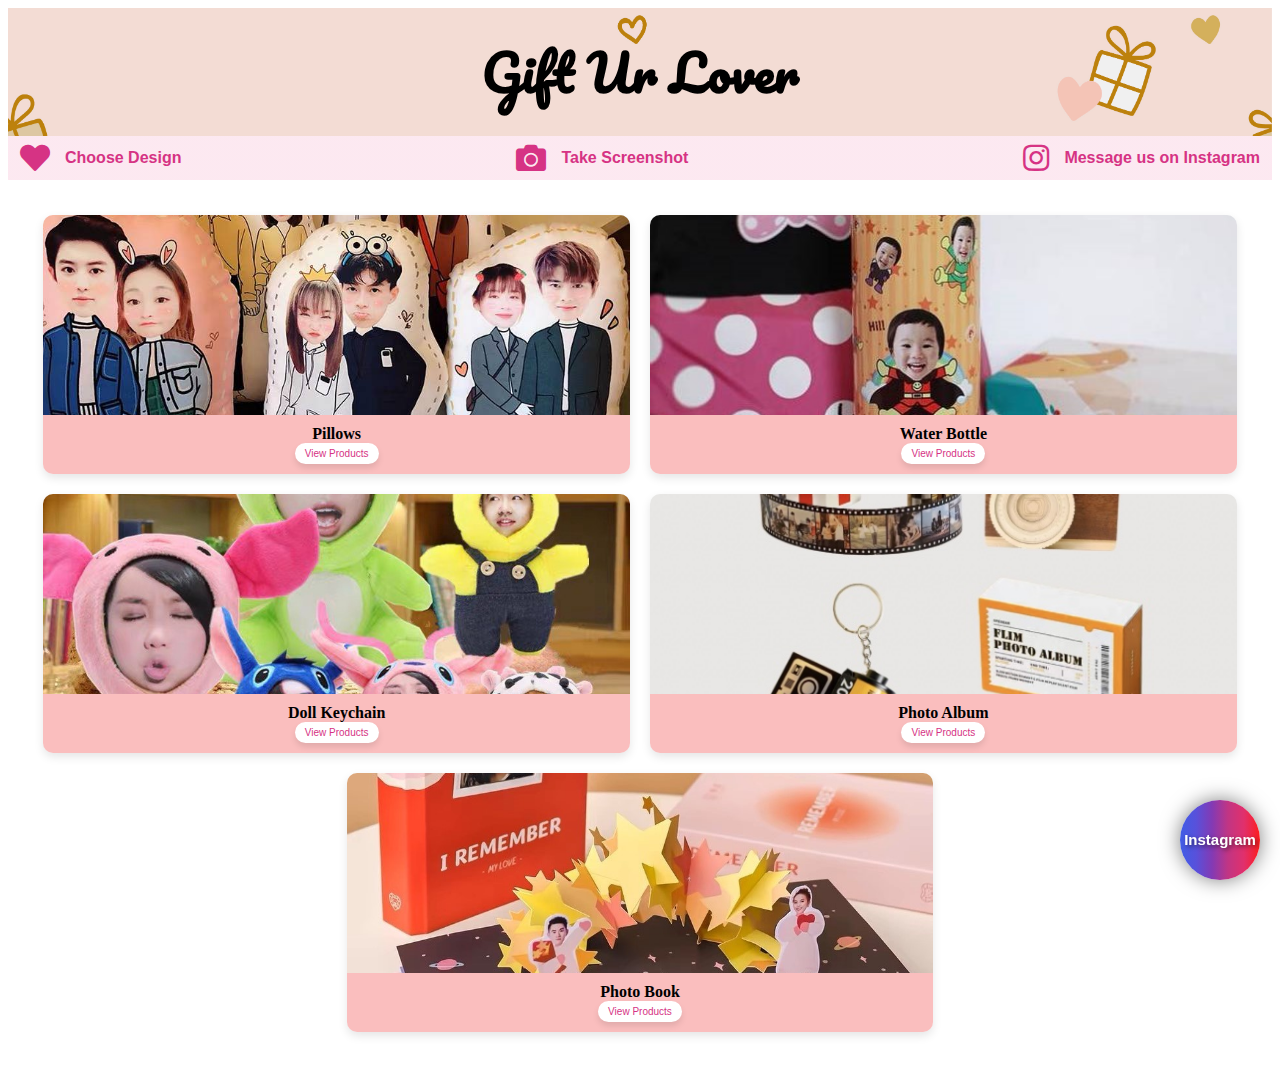
<file: index.html>
<!DOCTYPE html>
<html lang="en">
<head>
  <meta charset="UTF-8">
  <meta name="viewport" content="width=device-width, initial-scale=1.0">
  <link rel="stylesheet" href="https://cdnjs.cloudflare.com/ajax/libs/font-awesome/5.15.1/css/all.min.css">
  <title>Online Store</title>
  <style>
    /* CSS for modal */
    .modal {
      display: none; /* Hidden by default */
      position: fixed; /* Stay in place */
      z-index: 1; /* Sit on top */
      left: 0;
      top: 0;
      width: 100%; /* Full width */
      height: 100%; /* Full height */
      overflow: auto; /* Enable scroll if needed */
      background-color: rgba(255, 182, 193, 0.9); /* Light pink background color */
    }

    /* Modal content */
    .modal-content {
      margin: auto;
      display: block;
      max-width: 80%;
      max-height: 80%;
    }

    /* Close button */
    .close {
      position: absolute;
      top: 15px;
      right: 35px;
      color: #fff;
      font-size: 30px;
      font-weight: bold;
      transition: 0.3s;
      cursor: pointer;
    }

    .close:hover,
    .close:focus {
      color: #bbb;
      text-decoration: none;
    }

    /* Product container */
    .container {
      display: flex;
      flex-wrap: wrap;
      justify-content: center; /* Center products horizontally */
      padding: 2%;
    }

    .product {
      position: relative;
      width: calc(50% - 20px); /* Two items per row */
      margin: 10px;
      padding: 0; /* Remove padding */
      border-radius: 10px; /* Rounded corners for the container */
      overflow: hidden; /* Ensures nothing goes beyond the border radius */
      box-shadow: 0px 4px 10px rgba(0, 0, 0, 0.1);
      transition: transform 0.3s ease;
      display: flex; /* Use flexbox for layout */
      flex-direction: column; /* Stack children vertically */
      align-items: center; /* Center content horizontally */
      border: 0px solid #FFC0CB; /* 2px solid pink border */
    }

    .product img {
      width: 100%; /* Ensure image covers full container width */
      height: 200px; /* Set a fixed height for the images */
      object-fit: cover; /* Cover the container completely */
      transition: transform 0.3s ease; /* Smooth transition for hover effect */
    }

    .product:hover img {
      transform: scale(1.05); /* Slight zoom effect on hover */
    }

    .product-details {
      width: 100%; /* Full container width */
      background-color: rgba(245, 125, 125, 0.5); /* Semi-transparent overlay */
      color: #000000; /* Black text color */
      text-align: center; /* Center-align text */
      padding: 10px 0; /* Padding for spacing */
    }

    .product-name {
      margin: 0; /* Remove margin */
      font-size: 16px; /* Adjust font size as needed */
    }

    /* CSS for chat toggle button */
    .chat-toggle {
      position: fixed;
      bottom: 20px;
      right: 20px;
      width: 80px;
      height: 80px;
      border-radius: 50%;
      background: linear-gradient(to right, #405de6, #5851db, #833ab4, #c13584, #e1306c, #fd1d1d);
      box-shadow: 0px 0px 20px rgba(0, 0, 0, 0.5);
      text-align: center;
      line-height: 80px; /* Vertically center text */
      cursor: pointer;
      z-index: 999; /* Ensure it's above other elements */
      font-family: 'Arial', sans-serif; /* Change font if needed */
      color: #fff; /* White color for text */
      font-size: 15px;
      font-weight: bold;
      text-shadow: 2px 2px 4px rgba(0, 0, 0, 0.5);
      transition: all 0.3s ease;
    }

    .chat-toggle:hover {
      transform: scale(1.1); /* Scale button on hover */
      box-shadow: 0px 0px 30px rgba(0, 0, 0, 0.8); /* Increase shadow on hover */
    }

    /* Style for the header */
    header {
      background-image: url('images/giftbg.jpg'); /* Add your background image path here */
      background-size: cover; /* Cover the entire header */
      background-position: center; /* Center the background image */
      color: #000000; /* White header text color */
      padding: 20px 0; /* Add padding */
      text-align: center; /* Center align text */
    }

    h1 {
      font-family: 'Pacifico', cursive;
      font-size: 50px;
      color: #000;
      margin: 0;
    }

    .step-container {
      display: flex;
      justify-content: space-between;
      background: linear-gradient(135deg, #fad4e485, #fad4e485);
      padding: 2px;
      font-family: 'Poppins', sans-serif;
      position: relative;
    }

    .step {
      display: flex;
      align-items: center;
      position: relative;
      padding: 5px 10px; /* Reduced padding for a more compact look */
    }

    .step:not(:last-child)::after {
      content: '';
      position: absolute;
      top: 50%;
      right: -40px; /* Adjust based on your layout */
      width: 60px; /* Width of the line */
      height: 2px;
      z-index: 0;
    }

    .icon {
      font-size: 30px; /* Reduced icon size for compactness */
      color: #D63384;
      z-index: 1;
    }

    .step-text {
      margin-left: 15px;
      text-align: left;
    }

    .step-title {
      font-size: 16px; /* Smaller title for compactness */
      color: #D63384;
      font-weight: bold;
    }

    @media only screen and (max-width: 600px) {
      .product {
        width: calc(50% - 10px); /* Two items per row on mobile */
        margin: 5px;
      }
    }

    button {
      background: #ffffff;
      color: #D63384;
      border: none;
      padding: 5px 10px;
      cursor: pointer;
      font-size: 10px;
      border-radius: 25px; /* Rounded edges */
      box-shadow: 0 4px 6px rgba(0, 0, 0, 0.1); /* Soft shadow for depth */
      transition: all 0.3s ease; /* Smooth transition for hover effects */
    }
  </style>
  <!-- Link to Google Fonts for Pacifico font -->
  <link href="https://fonts.googleapis.com/css2?family=Pacifico&display=swap" rel="stylesheet">
  <script async src="https://pagead2.googlesyndication.com/pagead/js/adsbygoogle.js?client=ca-pub-9034226143535954"
  crossorigin="anonymous"></script>
</head>
<body>
  <header>
    <h1>Gift Ur Lover</h1>
  </header>

  <div class="step-container">
    <div class="step">
      <i class="fas fa-heart icon"></i>
      <div class="step-text">
        <div class="step-title">Choose Design</div>
      </div>
    </div>
    <div class="step">
      <i class="fas fa-camera icon"></i>
      <div class="step-text">
        <div class="step-title">Take Screenshot</div>
      </div>
    </div>
    <div class="step">
      <i class="fab fa-instagram icon"></i>
      <div class="step-text">
        <div class="step-title">Message us on Instagram</div>
      </div>
    </div>
  </div>

  <div class="container" id="product-list">
    <div class="product" onclick="openCategory(1)">
      <img src="images/pillow.jpg" alt="Product 1">
      <div class="product-details">
        <h2 class="product-name">Pillows</h2>
        <button onclick="openCategory(1)">View Products</button>
      </div>
    </div>
    <div class="product" onclick="openCategory(2)">
      <img src="images/waterbottle.jpg" alt="Product 2">
      <div class="product-details">
        <h2 class="product-name">Water Bottle</h2>
        <button onclick="openCategory(2)">View Products</button>
      </div>
    </div>
    <div class="product" onclick="openCategory(3)">
      <img src="images/dollkeychain.jpg" alt="Product 3">
      <div class="product-details">
        <h2 class="product-name">Doll Keychain</h2>
        <button onclick="openCategory(3)">View Products</button>
      </div>
    </div>
    <div class="product" onclick="openCategory(4)">
      <img src="images/photoalbum.PNG" alt="Product 4">
      <div class="product-details">
        <h2 class="product-name">Photo Album</h2>
        <button onclick="openCategory(4)">View Products</button>
      </div>
    </div>
    <div class="product" onclick="openCategory(5)">
      <img src="images/pb/pb1.JPG" alt="Product 5">
      <div class="product-details">
        <h2 class="product-name">Photo Book</h2>
        <button onclick="openCategory(5)">View Products</button>
      </div>
    </div>
  </div>

  <!-- Chat toggle button -->
  <div class="chat-toggle" onclick="openChat()">Instagram</div>

  <script>
    // Function to open the modal and display the larger image
    function openModal(imageSrc) {
      const modal = document.getElementById('modal');
      const modalImg = document.getElementById('modal-img');

      modal.style.display = 'block';
      modalImg.src = imageSrc;
    }

    // Function to close the modal
    function closeModal() {
      const modal = document.getElementById('modal');
      modal.style.display = 'none';
    }

    // Function to open the respective Category page
    function openCategory(categoryId) {
      window.location.href = 'category' + categoryId + '.html';
    }

    // Function to open Instagram
    function openChat() {
      window.open('https://www.instagram.com/gifturlover?igshid=13fvagbx13fr9', '_blank');
    }
  </script>
</body>
</html>
</file>
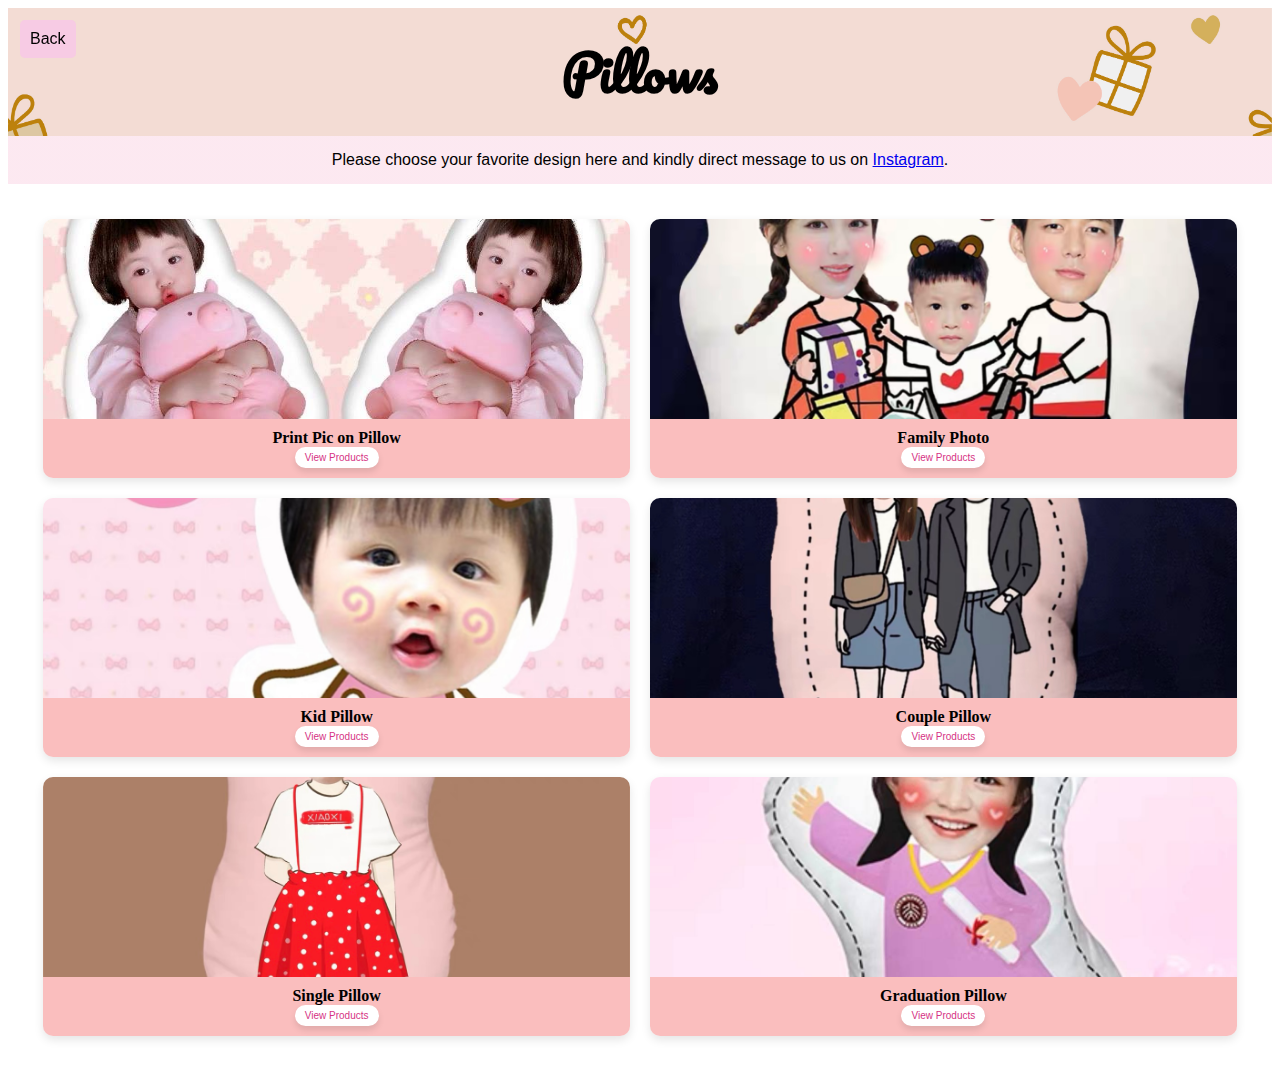
<file: category1.html>
<!DOCTYPE html>
<html lang="en">
<head>
  <meta charset="UTF-8">
  <meta name="viewport" content="width=device-width, initial-scale=1.0">
  <link rel="stylesheet" href="https://cdnjs.cloudflare.com/ajax/libs/font-awesome/5.15.1/css/all.min.css">
  <title>Pillows</title>
  <style>
    /* Style for the back button */
    .back-button {
      position: fixed;
      top: 20px;
      left: 20px;
      background-color: rgba(252, 185, 243, 0.5);
      padding: 10px;
      border-radius: 5px;
      cursor: pointer;
      font-family: 'Arial', sans-serif;
      text-decoration: none;
      color: #000;
      z-index: 1000;
    }

    /* CSS for modal */
    .modal {
      display: none; /* Hidden by default */
      position: fixed; /* Stay in place */
      z-index: 1; /* Sit on top */
      left: 0;
      top: 0;
      width: 100%; /* Full width */
      height: 100%; /* Full height */
      overflow: auto; /* Enable scroll if needed */
      background-color: rgba(255, 182, 193, 0.9); /* Light pink background color */
    }

    /* Modal content */
    .modal-content {
      margin: auto;
      display: block;
      max-width: 80%;
      max-height: 80%;
    }

    /* Close button */
    .close {
      position: absolute;
      top: 15px;
      right: 35px;
      color: #fff;
      font-size: 30px;
      font-weight: bold;
      transition: 0.3s;
      cursor: pointer;
    }

    .close:hover,
    .close:focus {
      color: #bbb;
      text-decoration: none;
    }

    /* Product container */
    .container {
      display: flex;
      flex-wrap: wrap;
      justify-content: center; /* Center products horizontally */
      padding: 2%;
    }

    .product {
      position: relative;
      width: calc(50% - 20px); /* Two items per row */
      margin: 10px;
      padding: 0; /* Remove padding */
      border-radius: 10px; /* Rounded corners for the container */
      overflow: hidden; /* Ensures nothing goes beyond the border radius */
      box-shadow: 0px 4px 10px rgba(0, 0, 0, 0.1);
      transition: transform 0.3s ease;
      display: flex; /* Use flexbox for layout */
      flex-direction: column; /* Stack children vertically */
      align-items: center; /* Center content horizontally */
      border: 0px solid #FFC0CB; /* 2px solid pink border */
    }

    .product img {
      width: 100%; /* Ensure image covers full container width */
      height: 200px; /* Set a fixed height for the images */
      object-fit: cover; /* Cover the container completely */
      transition: transform 0.3s ease; /* Smooth transition for hover effect */
    }

    .product:hover img {
      transform: scale(1.05); /* Slight zoom effect on hover */
    }

    .product-details {
      width: 100%; /* Full container width */
      background-color: rgba(245, 125, 125, 0.5); /* Semi-transparent overlay */
      color: #000000; /* Black text color */
      text-align: center; /* Center-align text */
      padding: 10px 0; /* Padding for spacing */
    }

    .product-name {
      margin: 0; /* Remove margin */
      font-size: 16px; /* Adjust font size as needed */
    }

    /* CSS for chat toggle button */
    .chat-toggle {
      position: fixed;
      bottom: 20px;
      right: 20px;
      width: 80px;
      height: 80px;
      border-radius: 50%;
      background: linear-gradient(to right, #405de6, #5851db, #833ab4, #c13584, #e1306c, #fd1d1d);
      box-shadow: 0px 0px 20px rgba(0, 0, 0, 0.5);
      text-align: center;
      line-height: 80px; /* Vertically center text */
      cursor: pointer;
      z-index: 999; /* Ensure it's above other elements */
      font-family: 'Arial', sans-serif; /* Change font if needed */
      color: #fff; /* White color for text */
      font-size: 15px;
      font-weight: bold;
      text-shadow: 2px 2px 4px rgba(0, 0, 0, 0.5);
      transition: all 0.3s ease;
    }

    .chat-toggle:hover {
      transform: scale(1.1); /* Scale button on hover */
      box-shadow: 0px 0px 30px rgba(0, 0, 0, 0.8); /* Increase shadow on hover */
    }

    /* Style for the header */
    header {
      background-image: url('images/giftbg.jpg'); /* Add your background image path here */
      background-size: cover; /* Cover the entire header */
      background-position: center; /* Center the background image */
      color: #000000; /* White header text color */
      padding: 20px 0; /* Add padding */
      text-align: center; /* Center align text */
    }

    h1 {
      font-family: 'Pacifico', cursive;
      font-size: 50px;
      color: #000;
      margin: 0;
    }

    .step-container {
      text-align: center;
    
      justify-content: space-between;
      background: linear-gradient(135deg, #fad4e485, #fad4e485);
      padding: 15px;
      font-family: 'Poppins', sans-serif;
      position: relative;
    }

    .step {
      display: flex;
      align-items: center;
      position: relative;
      padding: 5px 10px; /* Reduced padding for a more compact look */
    }

    .step:not(:last-child)::after {
      content: '';
      position: absolute;
      top: 50%;
      right: -40px; /* Adjust based on your layout */
      width: 60px; /* Width of the line */
      height: 2px;
      z-index: 0;
    }

    .icon {
      font-size: 30px; /* Reduced icon size for compactness */
      color: #D63384;
      z-index: 1;
    }

    .step-text {
      margin-left: 15px;
      text-align: left;
    }

    .step-title {
      font-size: 16px; /* Smaller title for compactness */
      color: #D63384;
      font-weight: bold;
    }

    @media only screen and (max-width: 600px) {
      .product {
        width: calc(50% - 10px); /* Two items per row on mobile */
        margin: 5px;
      }
    }

    button {
      background: #ffffff;
      color: #D63384;
      border: none;
      padding: 5px 10px;
      cursor: pointer;
      font-size: 10px;
      border-radius: 25px; /* Rounded edges */
      box-shadow: 0 4px 6px rgba(0, 0, 0, 0.1); /* Soft shadow for depth */
      transition: all 0.3s ease; /* Smooth transition for hover effects */
    }
  </style>
  <!-- Link to Google Fonts for Pacifico font -->
  <link href="https://fonts.googleapis.com/css2?family=Pacifico&display=swap" rel="stylesheet">
  <script async src="https://pagead2.googlesyndication.com/pagead/js/adsbygoogle.js?client=ca-pub-9034226143535954"
  crossorigin="anonymous"></script>
</head>
<body>

  <!-- Back button -->
  <a href="index.html" class="back-button">Back</a>

  <header>
    <h1>Pillows</h1>
  </header>
  <div class="step-container">
    Please choose your favorite design here and kindly direct message to us on <a href="https://www.instagram.com/gifturlover?igshid=13fvagbx13fr9" target="_blank">Instagram</a>.
  </div>
  <div class="container" id="product-list">
    <div class="product" onclick="openPrintPicOnPillow()">
      <img src="images/pl/printpiconpillow.jpg" alt="Product 1">
      <div class="product-details">
        <h2 class="product-name">Print Pic on Pillow</h2>
        <button onclick="openPrintPicOnPillow()">View Products</button>
      </div>
    </div>
    <div class="product" onclick="openFamilyPhoto()">
      <img src="images/pl/familypillow.PNG" alt="Product 2">
      <div class="product-details">
        <h2 class="product-name">Family Photo</h2>
        <button onclick="openFamilyPhoto()">View Products</button>
      </div>
    </div>
    <div class="product" onclick="openKidPillow()">
      <img src="images/pl/kidpillow.PNG" alt="Product 3">
      <div class="product-details">
        <h2 class="product-name">Kid Pillow</h2>
        <button onclick="openKidPillow()">View Products</button>
      </div>
    </div>
    <div class="product" onclick="openCouplePillow()">
      <img src="images/pl/couplepillow.PNG" alt="Product 4">
      <div class="product-details">
        <h2 class="product-name">Couple Pillow</h2>
        <button onclick="openCouplePillow()">View Products</button>
      </div>
    </div>
    <div class="product" onclick="openSinglePillow()">
      <img src="images/pl/singlepillow.PNG" alt="Product 5">
      <div class="product-details">
        <h2 class="product-name">Single Pillow</h2>
        <button onclick="openSinglePillow()">View Products</button>
      </div>
    </div>
    <div class="product" onclick="openGraduationPillow()">
      <img src="images/pl/graduationpillow.jpg" alt="Product 6">
      <div class="product-details">
        <h2 class="product-name">Graduation Pillow</h2>
        <button onclick="openGraduationPillow()">View Products</button>
      </div>
    </div>
  </div>

  <script>
    // Function to open the modal and display the larger image
    function openModal(imageSrc) {
      const modal = document.getElementById('modal');
      const modalImg = document.getElementById('modal-img');

      modal.style.display = 'block';
      modalImg.src = imageSrc;
    }

    // Function to close the modal
    function closeModal() {
      const modal = document.getElementById('modal');
      modal.style.display = 'none';
    }

    // Function to open the "Print Pic on Pillow" page
    function openPrintPicOnPillow() {
      window.location.href = 'printpiconpillow.html';
    }

    // Function to open the "Family Photo" page
    function openFamilyPhoto() {
      window.location.href = 'familyphoto.html';
    }

    // Function to open the "Kid Pillow" page
    function openKidPillow() {
      window.location.href = 'kidpillow.html';
    }

    // Function to open the "Couple Pillow" page
    function openCouplePillow() {
      window.location.href = 'couplepillow.html';
    }

    // Function to open the "Single Pillow" page
    function openSinglePillow() {
      window.location.href = 'singlepillow.html';
    }

    // Function to open the "Graduation Pillow" page
    function openGraduationPillow() {
      window.location.href = 'graduationpillow.html';
    }
  </script>
</body>
</html>
</file>
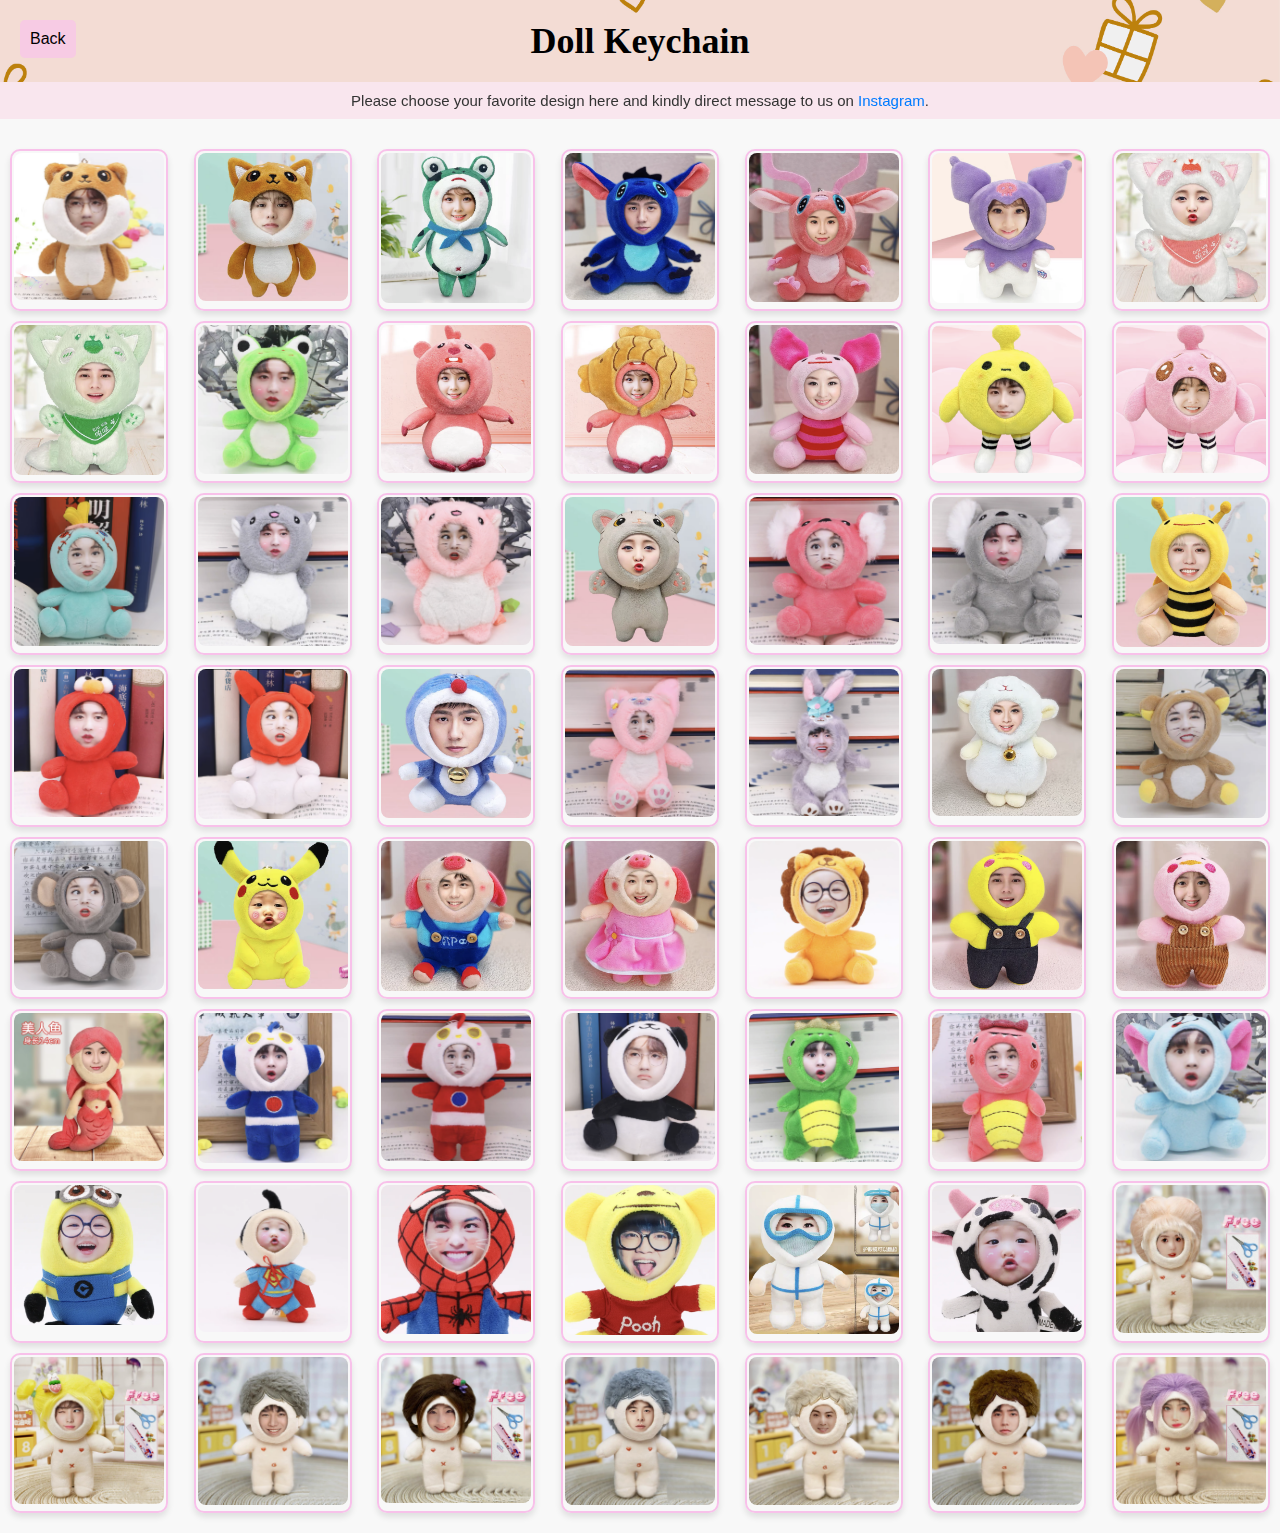
<file: category3.html>
<!DOCTYPE html>
<html lang="en">
<head>
  <meta charset="UTF-8">
  <meta name="viewport" content="width=device-width, initial-scale=1.0">
  <title>Doll Keychain</title>
  
  <style>
    .back-button {
      background-color: rgba(252, 185, 243, 0.5);
      padding: 10px;
      border-radius: 5px;
      cursor: pointer;
      font-family: 'Arial', sans-serif;
      text-decoration: none;
      color: #000;
      z-index: 1000;
      display: inline-block;
      position: absolute;
      top: 20px;
      left: 20px;
    }

    header {
      background-image: url('images/giftbg.jpg');
      background-size: cover;
      background-position: center;
      color: #000000;
      padding: 20px 0;
      text-align: center;
    }

    h1 {
      font-family: 'Pacifico', cursive;
      font-size: 36px;
      color: #000;
      margin: 0;
    }

    body {
      font-family: 'Segoe UI', Tahoma, Geneva, Verdana, sans-serif;
      margin: 0;
      padding: 0;
      background-color: #f8f8f8;
    }

    #modal {
      display: none; /* Hidden by default */
      position: fixed; /* Full-screen */
      z-index: 1000; /* Sit on top */
      left: 0;
      top: 0;
      width: 100%; /* Full width */
      height: 100%; /* Full height */
      overflow: auto; /* Enable scroll if needed */
      background-color: rgb(0, 0, 0); /* Fallback color */
      background-color: rgba(0, 0, 0, 0.9); /* Black w/ opacity */
    }

    #modal-img {
      margin: auto;
      display: block; /* Block display to allow use of margin auto */
      width: 80%; /* Width of the image */
      max-width: 700px; /* Maximum width */
      top: 50%;
      left: 50%;
      transform: translate(-50%, -50%);
      position: absolute;
    }

    .close {
      position: absolute;
      top: 15px; /* Adjust to align within the modal */
      right: 20px; /* Adjust to align within the modal */
      color: rgb(243, 64, 228); /* Modern, muted icon color */
      font-size: 30px; /* Refined size */
      font-weight: normal; /* Less emphasis on boldness */
      padding: 20px; /* Ample padding for easy click */
      background-color: transparent; /* No background for a clean look */
      border: none; /* No border for a sleek appearance */
      border-radius: 50%; /* Rounded for a smooth look */
      cursor: pointer;
      transition: all 0.3s ease; /* Smooth transition for interaction */
    }

    .close:hover,
    .close:focus {
      color: #000; /* Darker color for interaction */
      background-color: #e0e0e0; /* Subtle background color change on hover/focus */
      transform: rotate(90deg); /* Rotate for a dynamic effect */
    }

    .container {
      padding: 10px; /* Padding for the outside of the container */
      display: flex;
      flex-wrap: wrap;
      justify-content: space-between; /* This will create space between the items */
    }

    .product {
      width: calc(33.33% - 10px); /* Adjusted width for 3 products per row */
      height: auto; /* Auto height */
      padding: 2px;
      border: 2px solid #f8c1ea;
      border-radius: 10px;
      box-shadow: 0 4px 6px rgba(0, 0, 0, 0.1);
      cursor: pointer; /* Add cursor pointer for product */
      transition: all 0.3s ease, box-shadow 0.5s ease;
      max-width: 150px; /* Increased max-width */
      margin-bottom: 10px; /* Add margin bottom for spacing */
    }

    .product img {
      width: 100%; /* Ensures the image width is the same as the container's */
      height: 100%; /* Ensures the image height is the same as the container's */
      object-fit: cover; /* Scales the image to be as large as possible, maintaining aspect ratio without cropping or stretching */
      border-radius: 8px; /* Optional: Matches the container's border-radius */
      background-color: #f8f8f8; /* Optional: Background color for the unfilled parts of the container */
    }

    .product:hover {
      transform: translateY(-5px);
      box-shadow: 0 6px 12px rgba(255, 0, 140, 0.445);
    }

    @media only screen and (max-width: 600px) {
      .container {
        padding: 10px; /* Adjusted padding */
      }
      .product {
        width: calc(33.33% - 10px); /* Ensure 3 products per row on mobile */
      }
    }

    .arrow {
      cursor: pointer;
      position: absolute;
      top: 50%;
      transform: translateY(-50%);
      font-size: 35px;
      color: rgb(243, 61, 228);
      z-index: 1010; /* Ensure arrows are above the image */
    }

    .arrow.left {
      left: 20px;
    }

    .arrow.right {
      right: 20px;
    }

    .top-message {
      text-align: center;
      padding: 10px 0;
      font-size: 15px;
      background-color: #fad4e485;
      color: #333;
      margin-bottom: 20px;
      position: sticky;
      top: 0;
      z-index: 1000;
    }

    .top-message a {
      color: #007bff;
      text-decoration: none;
    }

    .top-message a:hover {
      text-decoration: underline;
    }
  </style>
</head>
<body>

   <!-- Back button -->
 <a href="index.html" class="back-button">Back</a>

  <header>
    <h1>Doll Keychain</h1>
  </header>
  <div class="top-message">
    Please choose your favorite design here and kindly direct message to us on <a href="https://www.instagram.com/gifturlover?igshid=13fvagbx13fr9" target="_blank">Instagram</a>.
  </div>
  <div class="container" id="product-list">
    <!-- Product details will be dynamically inserted here -->
  </div>
  
  <!-- Modal dialog to display the larger image -->
  <div id="modal" class="modal">
    <span class="close" ontouchstart="closeModal()" onclick="closeModal()">&times;</span>
    <span class="arrow left" onclick="showPrevImage()">&#10094;</span> <!-- Left arrow -->
    <img id="modal-img" class="modal-content">
    <span class="arrow right" onclick="showNextImage()">&#10095;</span> <!-- Right arrow -->
  </div>

  <script>
   
    // Generate an array of products with images dk1.png to dk42.png
    const category1Products = Array.from({ length: 56 }, (v, i) => ({
      image: `images/dk/dk${i + 1}.PNG`,
      id: i + 1
    }));

    function createProductElements() {
      const productDetails = document.getElementById('product-list');
      category1Products.forEach((product, index) => {
        const productElement = document.createElement('div');
        productElement.classList.add('product');
        productElement.innerHTML = `<img src="${product.image}" alt="Product Image ${product.id}" style="width:100%;height:auto;">`;
        productElement.addEventListener('click', () => {
          showModal(index); // Pass the index of the clicked image
        });
        productDetails.appendChild(productElement);
      });
    }
    function handleBackButtonClick() {
  const modal = document.getElementById('modal');
  // Check if the modal is currently displayed
  if (modal.style.display === "block") {
    // Close the modal if it's open
    closeModal();
  } else {
    // Navigate back to the category page if the modal is not open
    window.location.href = 'category3.html'; // Change 'category-page.html' to your actual category page URL
  }
}

function showModal(index) {
  currentIndex = index; // Update the current index
  const modal = document.getElementById('modal');
  const modalImg = document.getElementById('modal-img');
  const backButton = document.querySelector('.back-button'); // Get the back button
  modal.style.display = "block";
  modalImg.src = category1Products[index].image;
  modalImg.alt = "Enlarged Image";
  backButton.style.visibility = 'hidden'; // Hide the back button
}

function closeModal() {
  const modal = document.getElementById('modal');
  const backButton = document.querySelector('.back-button'); // Get the back button
  modal.style.display = "none";
  backButton.style.visibility = 'visible'; // Show the back button again
}


    let touchstartX = 0;
    let touchendX = 0;

    function checkSwipe() {
      if (touchendX < touchstartX) showNextImage();
      if (touchendX > touchstartX) showPrevImage();
    }

    function showNextImage() {
      currentIndex = (currentIndex + 1) % category1Products.length; // Loop back to the first image if at the end
      updateModalImage();
    }

    function showPrevImage() {
      currentIndex = (currentIndex - 1 + category1Products.length) % category1Products.length; // Loop back to the last image if at the beginning
      updateModalImage();
    }

    function updateModalImage() {
      const modalImg = document.getElementById('modal-img');
      modalImg.src = category1Products[currentIndex].image;
    }
    function showNextImage() {
      currentIndex = (currentIndex + 1) % category1Products.length;
      updateModalImage();
    }

    function showPrevImage() {
      currentIndex = (currentIndex + 1 + category1Products.length) % category1Products.length;
      updateModalImage();
    }

    function updateModalImage() {
      const modalImg = document.getElementById('modal-img');
      modalImg.src = category1Products[currentIndex].image;
    }

    window.onload = function() {
    createProductElements();
    const modal = document.getElementById('modal');

    modal.addEventListener('touchstart', e => {
      touchstartX = e.changedTouches[0].screenX;
    });

    modal.addEventListener('touchend', e => {
      touchendX = e.changedTouches[0].screenX;
      checkSwipe();
    });

    // Updated event listener for closing the modal
    modal.addEventListener('click', function(event) {
      // Check if the click (or touch) event is on the modal itself and not on its children (like the image)
      if (event.target === modal) {
        closeModal();
        
      }
    });

    // You might also want to update this event listener to prevent it from closing the modal when the image is clicked
    document.getElementsByClassName('close')[0].addEventListener('click', closeModal);
  };
  
</script>
</body>
</html>
</file>
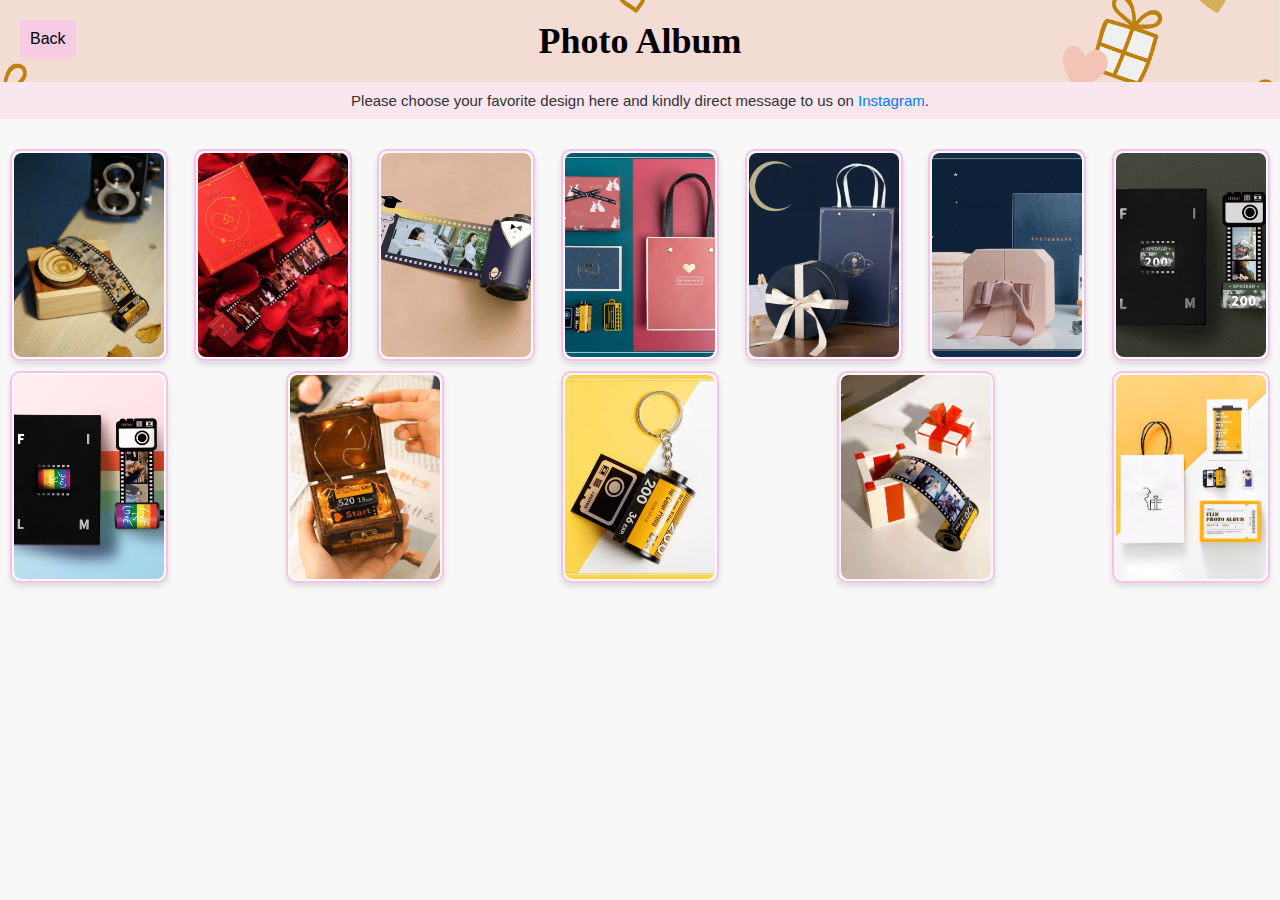
<file: category4.html>
<!DOCTYPE html>
<html lang="en">
<head>
  <meta charset="UTF-8">
  <meta name="viewport" content="width=device-width, initial-scale=1.0">
  <title>Photo Album</title>
  <style>
    .back-button {
      background-color: rgba(252, 185, 243, 0.5);
      padding: 10px;
      border-radius: 5px;
      cursor: pointer;
      font-family: 'Arial', sans-serif;
      text-decoration: none;
      color: #000;
      z-index: 1000;
      display: inline-block;
      position: absolute;
      top: 20px;
      left: 20px;
    }

    header {
      background-image: url('images/giftbg.jpg');
      background-size: cover;
      background-position: center;
      color: #000000;
      padding: 20px 0;
      text-align: center;
    }

    h1 {
      font-family: 'Pacifico', cursive;
      font-size: 36px;
      color: #000;
      margin: 0;
    }

    body {
      font-family: 'Segoe UI', Tahoma, Geneva, Verdana, sans-serif;
      margin: 0;
      padding: 0;
      background-color: #f8f8f8;
    }

    #modal {
      display: none; /* Hidden by default */
      position: fixed; /* Full-screen */
      z-index: 1000; /* Sit on top */
      left: 0;
      top: 0;
      width: 100%; /* Full width */
      height: 100%; /* Full height */
      overflow: auto; /* Enable scroll if needed */
      background-color: rgb(0, 0, 0); /* Fallback color */
      background-color: rgba(0, 0, 0, 0.9); /* Black w/ opacity */
    }

    #modal-img {
      margin: auto;
      display: block; /* Block display to allow use of margin auto */
      width: 80%; /* Width of the image */
      max-width: 700px; /* Maximum width */
      top: 50%;
      left: 50%;
      transform: translate(-50%, -50%);
      position: absolute;
    }

    .close {
      position: absolute;
      top: 15px; /* Adjust to align within the modal */
      right: 20px; /* Adjust to align within the modal */
      color: rgb(243, 64, 228); /* Modern, muted icon color */
      font-size: 30px; /* Refined size */
      font-weight: normal; /* Less emphasis on boldness */
      padding: 20px; /* Ample padding for easy click */
      background-color: transparent; /* No background for a clean look */
      border: none; /* No border for a sleek appearance */
      border-radius: 50%; /* Rounded for a smooth look */
      cursor: pointer;
      transition: all 0.3s ease; /* Smooth transition for interaction */
    }

    .close:hover,
    .close:focus {
      color: #000; /* Darker color for interaction */
      background-color: #e0e0e0; /* Subtle background color change on hover/focus */
      transform: rotate(90deg); /* Rotate for a dynamic effect */
    }

    .container {
      padding: 10px; /* Padding for the outside of the container */
      display: flex;
      flex-wrap: wrap;
      justify-content: space-between; /* This will create space between the items */
    }

    .product {
      width: calc(33.33% - 10px); /* Adjusted width for 3 products per row */
      height: auto; /* Auto height */
      padding: 2px;
      border: 2px solid #f8c1ea;
      border-radius: 10px;
      box-shadow: 0 4px 6px rgba(0, 0, 0, 0.1);
      cursor: pointer; /* Add cursor pointer for product */
      transition: all 0.3s ease, box-shadow 0.5s ease;
      max-width: 150px; /* Increased max-width */
      margin-bottom: 10px; /* Add margin bottom for spacing */
    }

    .product img {
      width: 100%; /* Ensures the image width is the same as the container's */
      height: 100%; /* Ensures the image height is the same as the container's */
      object-fit: cover; /* Scales the image to be as large as possible, maintaining aspect ratio without cropping or stretching */
      border-radius: 8px; /* Optional: Matches the container's border-radius */
      background-color: #f8f8f8; /* Optional: Background color for the unfilled parts of the container */
    }

    .product:hover {
      transform: translateY(-5px);
      box-shadow: 0 6px 12px rgba(255, 0, 140, 0.445);
    }

    @media only screen and (max-width: 600px) {
      .container {
        padding: 10px; /* Adjusted padding */
      }
      .product {
        width: calc(33.33% - 10px); /* Ensure 3 products per row on mobile */
      }
    }

    .arrow {
      cursor: pointer;
      position: absolute;
      top: 50%;
      transform: translateY(-50%);
      font-size: 35px;
      color: rgb(243, 61, 228);
      z-index: 1010; /* Ensure arrows are above the image */
    }

    .arrow.left {
      left: 20px;
    }

    .arrow.right {
      right: 20px;
    }

    .top-message {
      text-align: center;
      padding: 10px 0;
      font-size: 15px;
      background-color: #fad4e485;
      color: #333;
      margin-bottom: 20px;
      position: sticky;
      top: 0;
      z-index: 1000;
    }

    .top-message a {
      color: #007bff;
      text-decoration: none;
    }

    .top-message a:hover {
      text-decoration: underline;
    }
  </style>
</head>
<body>
  <a href="index.html" class="back-button">Back</a>

  <header>
    <h1>Photo Album</h1>
  </header>

  <div class="top-message">
    Please choose your favorite design here and kindly direct message to us on <a href="https://www.instagram.com/gifturlover?igshid=13fvagbx13fr9" target="_blank">Instagram</a>.
  </div>

  <div class="container" id="product-list">
    <div class="product" id="product1">
      <img src="images/pa/pa1.JPG" alt="Initial Product 1">
    </div>
    <div class="product" id="product2">
      <img src="images/pa/pa8.JPG" alt="Initial Product 2">
    </div>
    <div class="product" id="product3">
      <img src="images/pa/pa12.JPG" alt="Initial Product 3">
    </div>
    <div class="product" id="product7">
      <img src="images/pa/pa31.JPG" alt="Initial Product 7">
    </div>
    <div class="product" id="product5">
      <img src="images/pa/pa42.PNG" alt="Initial Product 5">
    </div>
    <div class="product" id="product6">
      <img src="images/pa/pa26.JPG" alt="Initial Product 6">
    </div>
    <div class="product" id="product4">
      <img src="images/pa/pa19.JPG" alt="Initial Product 4">
    </div>
    <div class="product" id="product11">
      <img src="images/pa/pa17.JPG" alt="Initial Product 11">
    </div>
        <div class="product" id="product9">
      <img src="images/pa/pa34.JPG" alt="Initial Product 9">
    </div>
    <div class="product" id="product10">
      <img src="images/pa/pa41.JPG" alt="Initial Product 10">
    </div><div class="product" id="product8">
      <img src="images/pa/pa36.JPG" alt="Initial Product 8">
    </div>
    
    <div class="product" id="product12">
      <img src="images/pa/pa5.JPG" alt="Initial Product 12">
    </div>
  </div>

  <div id="modal" class="modal">
    <span class="close" onclick="closeModal()">&times;</span>
    <span class="arrow left" onclick="showPrevImage()">&#10094;</span> <!-- Left arrow -->
    <img id="modal-img" class="modal-content">
    <span class="arrow right" onclick="showNextImage()">&#10095;</span> <!-- Right arrow -->
</div>


  <script>
    let currentIndex = 0; // Global index to track the current image
  let currentImages = []; // Holds the images for the current product

  function loadMoreImages(containerId) {
  let moreImagesProduct1 = [
    'images/pa/pa1.JPG', 
    'images/pa/pa2.JPG', 
    'images/pa/pa3.JPG',
    'images/pa/pa4.JPG'
  ];

  let moreImagesProduct2 = [
    'images/pa/pa8.JPG', 
    'images/pa/pa7.JPG', 
    'images/pa/pa9.JPG',
    'images/pa/pa10.JPG',
    'images/pa/pa47.JPG'
  ];

  let moreImagesProduct3 = [
    'images/pa/pa12.JPG', 
    'images/pa/pa13.JPG', 
    'images/pa/pa14.JPG',
    'images/pa/pa15.JPG'
  ];
  let moreImagesProduct4 = [
    'images/pa/pa19.JPG', 
    'images/pa/pa20.JPG', 
    'images/pa/pa21.JPG',
    'images/pa/pa22.JPG'
  ];
  let moreImagesProduct5 = [
    'images/pa/pa42.PNG',
    'images/pa/pa23.JPG', 
    'images/pa/pa24.JPG', 
    'images/pa/pa25.JPG'
  ];
  let moreImagesProduct6 = [
    'images/pa/pa26.JPG', 
    'images/pa/pa27.JPG', 
    'images/pa/pa28.JPG', 
    'images/pa/pa29.JPG',
    'images/pa/pa30.JPG'
  ];
  let moreImagesProduct7 = [
    'images/pa/pa31.JPG', 
    'images/pa/pa32.JPG', 
    'images/pa/pa33.JPG'
     ];

  let moreImagesProduct8 = [
    'images/pa/pa36.JPG', 
    'images/pa/pa35.JPG', 
    'images/pa/pa37.JPG',
    'images/pa/pa38.JPG'
  ];

  let moreImagesProduct9 = [
    'images/pa/pa34.JPG', 
    'images/pa/pa43.JPG', 
    'images/pa/pa44.PNG',
    'images/pa/pa45.PNG',
    'images/pa/pa46.PNG'
  ];
  let moreImagesProduct10 = [
    'images/pa/pa41.JPG', 
    'images/pa/pa39.JPG', 
    'images/pa/pa40.JPG'
  ];
  let moreImagesProduct11 = [
  'images/pa/pa17.JPG', 
  'images/pa/pa18.JPG'
  ];
  let moreImagesProduct12 = [
  'images/pa/pa5.JPG', 
  'images/pa/pa6.JPG'
  ];

  // Determine which set of images to use
  if (containerId === 1) {
    currentImages = moreImagesProduct1;
  } else if (containerId === 2) {
    currentImages = moreImagesProduct2;
  } else if (containerId === 3) {
    currentImages = moreImagesProduct3;
  } else if (containerId === 4) {
    currentImages = moreImagesProduct4;
  } else if (containerId === 5) {
    currentImages = moreImagesProduct5;
  } else if (containerId === 6) {
    currentImages = moreImagesProduct6;
  } else if (containerId === 7) {
    currentImages = moreImagesProduct7;
  } else if (containerId === 8) {
    currentImages = moreImagesProduct8;
  } else if (containerId === 9) {
    currentImages = moreImagesProduct9;
  } else if (containerId === 10) {
    currentImages = moreImagesProduct10;
  } else if (containerId === 11) {
    currentImages = moreImagesProduct11;
  } else if (containerId === 12) {
    currentImages = moreImagesProduct12;
  }

    // Display the first image of the set in the modal
    const modalImg = document.getElementById('modal-img');
    modalImg.src = currentImages[currentIndex];

    // Show the modal
    const modal = document.getElementById('modal');
    modal.style.display = "block";
  }

  function closeModal() {
    const modal = document.getElementById('modal');
    modal.style.display = "none";
  }

  function showNextImage() {
    currentIndex = (currentIndex + 1) % currentImages.length; // Move to the next image
    updateModalImage();
  }

  function showPrevImage() {
    currentIndex = (currentIndex - 1 + currentImages.length) % currentImages.length; // Move to the previous image
    updateModalImage();
  }

  function updateModalImage() {
    const modalImg = document.getElementById('modal-img');
    modalImg.src = currentImages[currentIndex];
  }

  // Event listeners
  document.getElementById('product1').addEventListener('click', () => loadMoreImages(1));
  document.getElementById('product2').addEventListener('click', () => loadMoreImages(2));
  document.getElementById('product3').addEventListener('click', () => loadMoreImages(3));
  document.getElementById('product4').addEventListener('click', () => loadMoreImages(4));
  document.getElementById('product5').addEventListener('click', () => loadMoreImages(5));
  document.getElementById('product6').addEventListener('click', () => loadMoreImages(6));
  document.getElementById('product7').addEventListener('click', () => loadMoreImages(7));
  document.getElementById('product8').addEventListener('click', () => loadMoreImages(8));
  document.getElementById('product9').addEventListener('click', () => loadMoreImages(9));
  document.getElementById('product10').addEventListener('click', () => loadMoreImages(10));
  document.getElementById('product11').addEventListener('click', () => loadMoreImages(11));
  document.getElementById('product12').addEventListener('click', () => loadMoreImages(12));
  // Close modal when clicking outside the modal image
  window.onclick = function(event) {
    if (event.target == document.getElementById('modal')) {
      closeModal();
    }
  }
  </script>
</body>
</html>
</file>
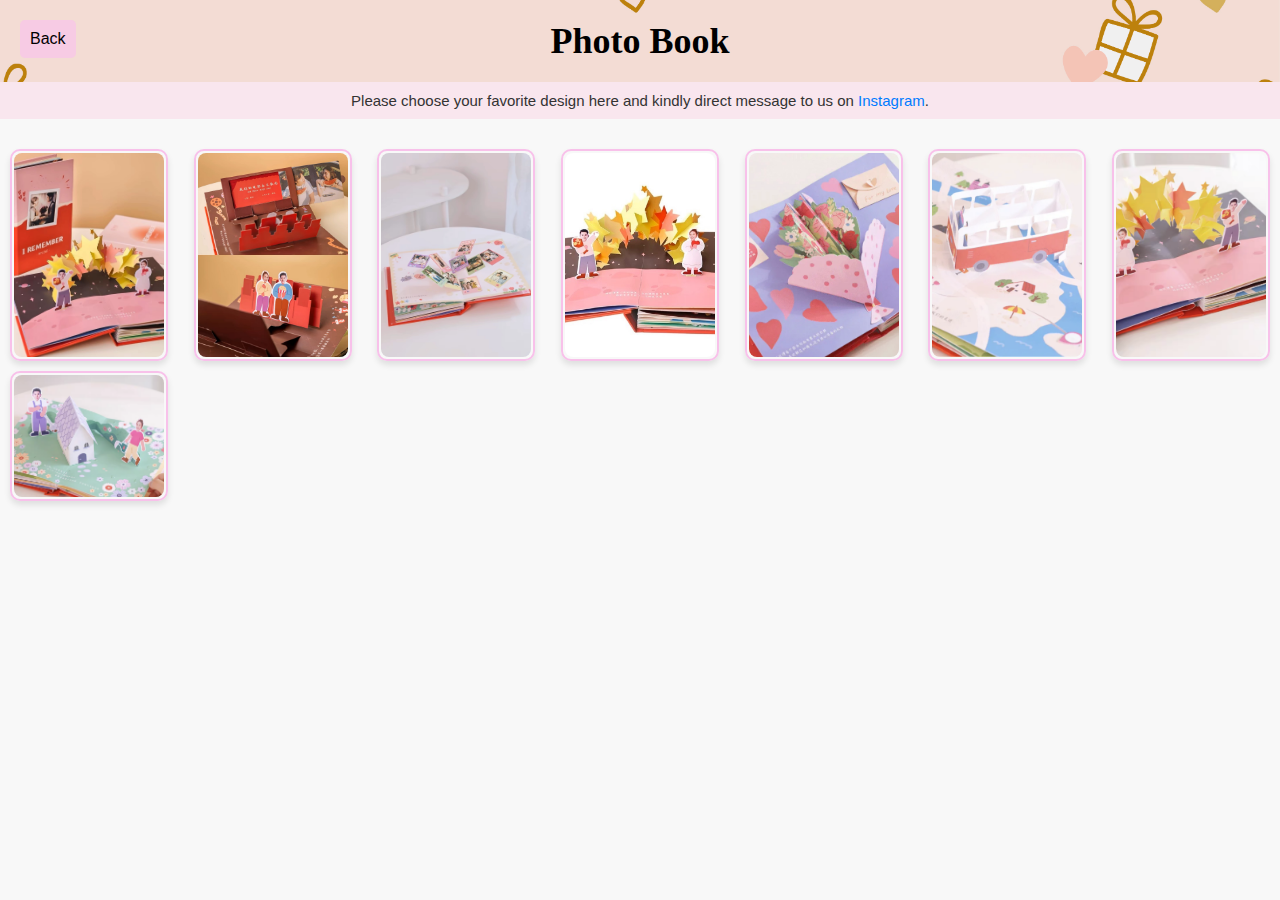
<file: category5.html>
<!DOCTYPE html>
<html lang="en">
<head>
  <meta charset="UTF-8">
  <meta name="viewport" content="width=device-width, initial-scale=1.0">
  <title>Doll Keychain</title>
  
  <style>
    .back-button {
      background-color: rgba(252, 185, 243, 0.5);
      padding: 10px;
      border-radius: 5px;
      cursor: pointer;
      font-family: 'Arial', sans-serif;
      text-decoration: none;
      color: #000;
      z-index: 1000;
      display: inline-block;
      position: absolute;
      top: 20px;
      left: 20px;
    }

    header {
      background-image: url('images/giftbg.jpg');
      background-size: cover;
      background-position: center;
      color: #000000;
      padding: 20px 0;
      text-align: center;
    }

    h1 {
      font-family: 'Pacifico', cursive;
      font-size: 36px;
      color: #000;
      margin: 0;
    }

    body {
      font-family: 'Segoe UI', Tahoma, Geneva, Verdana, sans-serif;
      margin: 0;
      padding: 0;
      background-color: #f8f8f8;
    }

    #modal {
      display: none; /* Hidden by default */
      position: fixed; /* Full-screen */
      z-index: 1000; /* Sit on top */
      left: 0;
      top: 0;
      width: 100%; /* Full width */
      height: 100%; /* Full height */
      overflow: auto; /* Enable scroll if needed */
      background-color: rgb(0, 0, 0); /* Fallback color */
      background-color: rgba(0, 0, 0, 0.9); /* Black w/ opacity */
    }

    #modal-img {
      margin: auto;
      display: block; /* Block display to allow use of margin auto */
      width: 80%; /* Width of the image */
      max-width: 700px; /* Maximum width */
      top: 50%;
      left: 50%;
      transform: translate(-50%, -50%);
      position: absolute;
    }

    .close {
      position: absolute;
      top: 15px; /* Adjust to align within the modal */
      right: 20px; /* Adjust to align within the modal */
      color: rgb(243, 64, 228); /* Modern, muted icon color */
      font-size: 30px; /* Refined size */
      font-weight: normal; /* Less emphasis on boldness */
      padding: 20px; /* Ample padding for easy click */
      background-color: transparent; /* No background for a clean look */
      border: none; /* No border for a sleek appearance */
      border-radius: 50%; /* Rounded for a smooth look */
      cursor: pointer;
      transition: all 0.3s ease; /* Smooth transition for interaction */
    }

    .close:hover,
    .close:focus {
      color: #000; /* Darker color for interaction */
      background-color: #e0e0e0; /* Subtle background color change on hover/focus */
      transform: rotate(90deg); /* Rotate for a dynamic effect */
    }

    .container {
      padding: 10px; /* Padding for the outside of the container */
      display: flex;
      flex-wrap: wrap;
      justify-content: space-between; /* This will create space between the items */
    }

    .product {
      width: calc(33.33% - 10px); /* Adjusted width for 3 products per row */
      height: auto; /* Auto height */
      padding: 2px;
      border: 2px solid #f8c1ea;
      border-radius: 10px;
      box-shadow: 0 4px 6px rgba(0, 0, 0, 0.1);
      cursor: pointer; /* Add cursor pointer for product */
      transition: all 0.3s ease, box-shadow 0.5s ease;
      max-width: 150px; /* Increased max-width */
      margin-bottom: 10px; /* Add margin bottom for spacing */
    }

    .product img {
      width: 100%; /* Ensures the image width is the same as the container's */
      height: 100%; /* Ensures the image height is the same as the container's */
      object-fit: cover; /* Scales the image to be as large as possible, maintaining aspect ratio without cropping or stretching */
      border-radius: 8px; /* Optional: Matches the container's border-radius */
      background-color: #f8f8f8; /* Optional: Background color for the unfilled parts of the container */
    }

    .product:hover {
      transform: translateY(-5px);
      box-shadow: 0 6px 12px rgba(255, 0, 140, 0.445);
    }

    @media only screen and (max-width: 600px) {
      .container {
        padding: 10px; /* Adjusted padding */
      }
      .product {
        width: calc(33.33% - 10px); /* Ensure 3 products per row on mobile */
      }
    }

    .arrow {
      cursor: pointer;
      position: absolute;
      top: 50%;
      transform: translateY(-50%);
      font-size: 35px;
      color: rgb(243, 61, 228);
      z-index: 1010; /* Ensure arrows are above the image */
    }

    .arrow.left {
      left: 20px;
    }

    .arrow.right {
      right: 20px;
    }

    .top-message {
      text-align: center;
      padding: 10px 0;
      font-size: 15px;
      background-color: #fad4e485;
      color: #333;
      margin-bottom: 20px;
      position: sticky;
      top: 0;
      z-index: 1000;
    }

    .top-message a {
      color: #007bff;
      text-decoration: none;
    }

    .top-message a:hover {
      text-decoration: underline;
    }
  </style>
</head>
<body>

   <!-- Back button -->
 <a href="index.html" class="back-button">Back</a>

  <header>
    <h1>Photo Book</h1>
  </header>
  <div class="top-message">
    Please choose your favorite design here and kindly direct message to us on <a href="https://www.instagram.com/gifturlover?igshid=13fvagbx13fr9" target="_blank">Instagram</a>.
  </div>
  <div class="container" id="product-list">
    <!-- Product details will be dynamically inserted here -->
  </div>
  
  <!-- Modal dialog to display the larger image -->
  <div id="modal" class="modal">
    <span class="close" ontouchstart="closeModal()" onclick="closeModal()">&times;</span>
    <span class="arrow left" onclick="showPrevImage()">&#10094;</span> <!-- Left arrow -->
    <img id="modal-img" class="modal-content">
    <span class="arrow right" onclick="showNextImage()">&#10095;</span> <!-- Right arrow -->
  </div>

  <script>
   
    // Array to hold the product images
    const category1Products = Array.from({ length: 8 }, (v, i) => ({
      image: `images/pb/pb${i + 1}.${i < 5 ? 'JPG' : 'PNG'}`, // Use JPG for the first 5 images, PNG for the rest
      id: i + 1
    }));

    let currentIndex = 0; // Variable to track the current image index

    function showModal(index) {
      currentIndex = index; // Set the current index to the index of the clicked image
      const modal = document.getElementById('modal');
      const modalImg = document.getElementById('modal-img');
      modal.style.display = "block";
      modalImg.src = category1Products[currentIndex].image;
    }

    function closeModal() {
      document.getElementById('modal').style.display = "none";
    }

    function showNextImage() {
      currentIndex = (currentIndex + 1) % category1Products.length; // Increment the index, loop back to 0 if at the end
      document.getElementById('modal-img').src = category1Products[currentIndex].image;
    }

    function showPrevImage() {
      currentIndex = (currentIndex - 1 + category1Products.length) % category1Products.length; // Decrement the index, loop back to the last image if at the beginning
      document.getElementById('modal-img').src = category1Products[currentIndex].image;
    }

    // Create product elements dynamically and add event listeners
    function createProductElements() {
      const productDetails = document.getElementById('product-list');
      category1Products.forEach((product, index) => {
        const productElement = document.createElement('div');
        productElement.classList.add('product');
        productElement.innerHTML = `<img src="${product.image}" alt="Product Image ${product.id}">`;
        productElement.addEventListener('click', () => showModal(index));
        productDetails.appendChild(productElement);
      });
    }

    window.onload = function() {
      createProductElements();
      document.getElementById('modal').addEventListener('click', (event) => {
        if (event.target.classList.contains('close') || event.target === document.getElementById('modal')) {
          closeModal();
        }
      });
    };
  
</script>
</body>
</html>
</file>
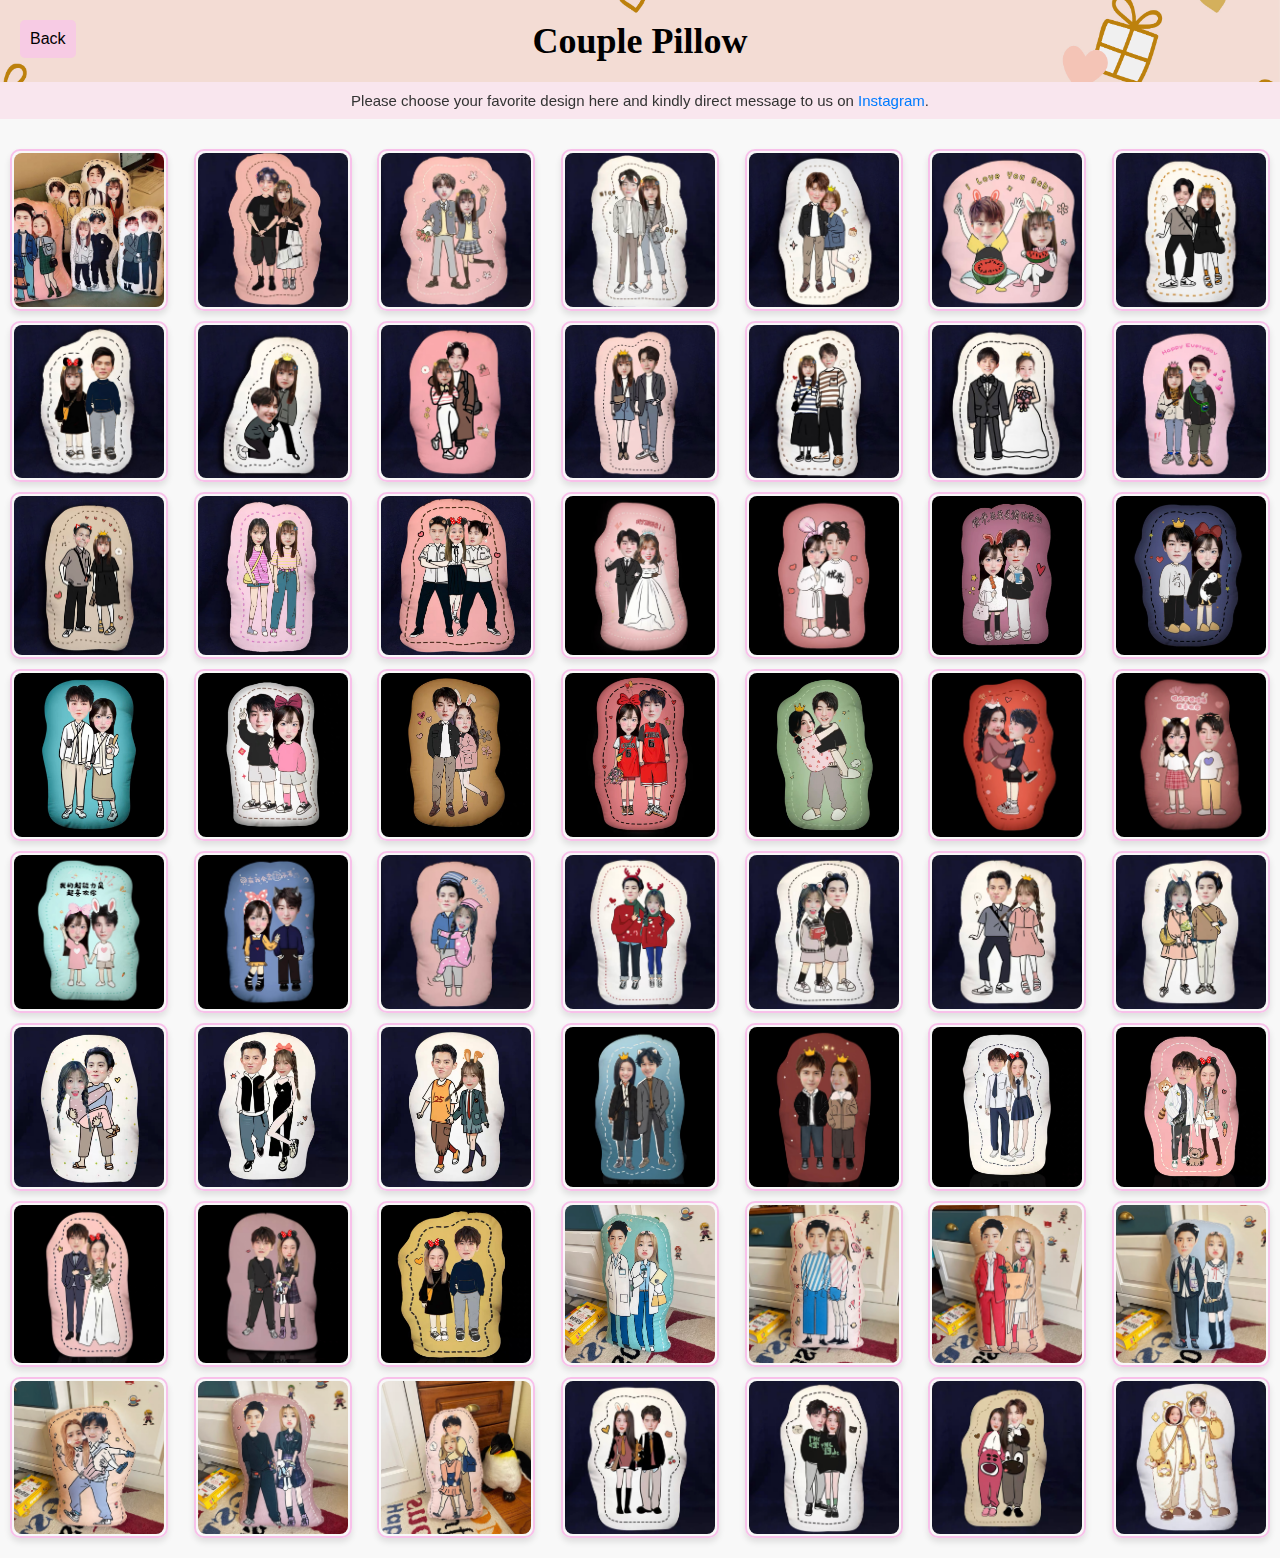
<file: couplepillow.html>
<!DOCTYPE html>
<html lang="en">
<head>
  <meta charset="UTF-8">
  <meta name="viewport" content="width=device-width, initial-scale=1.0">
  <title>Couple Pillow</title>
  <style>
    .back-button {
      background-color: rgba(252, 185, 243, 0.5);
      padding: 10px;
      border-radius: 5px;
      cursor: pointer;
      font-family: 'Arial', sans-serif;
      text-decoration: none;
      color: #000;
      z-index: 1000;
      display: inline-block;
      position: absolute;
      top: 20px;
      left: 20px;
    }

    header {
      background-image: url('images/giftbg.jpg');
      background-size: cover;
      background-position: center;
      color: #000000;
      padding: 20px 0;
      text-align: center;
    }

    h1 {
      font-family: 'Pacifico', cursive;
      font-size: 36px;
      color: #000;
      margin: 0;
    }

    body {
      font-family: 'Segoe UI', Tahoma, Geneva, Verdana, sans-serif;
      margin: 0;
      padding: 0;
      background-color: #f8f8f8;
    }

    #modal {
      display: none; /* Hidden by default */
      position: fixed; /* Full-screen */
      z-index: 1000; /* Sit on top */
      left: 0;
      top: 0;
      width: 100%; /* Full width */
      height: 100%; /* Full height */
      overflow: auto; /* Enable scroll if needed */
      background-color: rgb(0, 0, 0); /* Fallback color */
      background-color: rgba(0, 0, 0, 0.9); /* Black w/ opacity */
    }

    #modal-img {
      margin: auto;
      display: block; /* Block display to allow use of margin auto */
      width: 80%; /* Width of the image */
      max-width: 700px; /* Maximum width */
      top: 50%;
      left: 50%;
      transform: translate(-50%, -50%);
      position: absolute;
    }

    .close {
      position: absolute;
      top: 15px; /* Adjust to align within the modal */
      right: 20px; /* Adjust to align within the modal */
      color: rgb(243, 64, 228); /* Modern, muted icon color */
      font-size: 30px; /* Refined size */
      font-weight: normal; /* Less emphasis on boldness */
      padding: 20px; /* Ample padding for easy click */
      background-color: transparent; /* No background for a clean look */
      border: none; /* No border for a sleek appearance */
      border-radius: 50%; /* Rounded for a smooth look */
      cursor: pointer;
      transition: all 0.3s ease; /* Smooth transition for interaction */
    }

    .close:hover,
    .close:focus {
      color: #000; /* Darker color for interaction */
      background-color: #e0e0e0; /* Subtle background color change on hover/focus */
      transform: rotate(90deg); /* Rotate for a dynamic effect */
    }

    .container {
      padding: 10px; /* Padding for the outside of the container */
      display: flex;
      flex-wrap: wrap;
      justify-content: space-between; /* This will create space between the items */
    }

    .product {
      width: calc(33.33% - 10px); /* Adjusted width for 3 products per row */
      height: auto; /* Auto height */
      padding: 2px;
      border: 2px solid #f8c1ea;
      border-radius: 10px;
      box-shadow: 0 4px 6px rgba(0, 0, 0, 0.1);
      cursor: pointer; /* Add cursor pointer for product */
      transition: all 0.3s ease, box-shadow 0.5s ease;
      max-width: 150px; /* Increased max-width */
      margin-bottom: 10px; /* Add margin bottom for spacing */
    }

    .product img {
      width: 100%; /* Ensures the image width is the same as the container's */
      height: 100%; /* Ensures the image height is the same as the container's */
      object-fit: cover; /* Scales the image to be as large as possible, maintaining aspect ratio without cropping or stretching */
      border-radius: 8px; /* Optional: Matches the container's border-radius */
      background-color: #f8f8f8; /* Optional: Background color for the unfilled parts of the container */
    }

    .product:hover {
      transform: translateY(-5px);
      box-shadow: 0 6px 12px rgba(255, 0, 140, 0.445);
    }

    @media only screen and (max-width: 600px) {
      .container {
        padding: 10px; /* Adjusted padding */
      }
      .product {
        width: calc(33.33% - 10px); /* Ensure 3 products per row on mobile */
      }
    }

    .arrow {
      cursor: pointer;
      position: absolute;
      top: 50%;
      transform: translateY(-50%);
      font-size: 35px;
      color: rgb(243, 61, 228);
      z-index: 1010; /* Ensure arrows are above the image */
    }

    .arrow.left {
      left: 20px;
    }

    .arrow.right {
      right: 20px;
    }

    .top-message {
      text-align: center;
      padding: 10px 0;
      font-size: 15px;
      background-color: #fad4e485;
      color: #333;
      margin-bottom: 20px;
      position: sticky;
      top: 0;
      z-index: 1000;
    }

    .top-message a {
      color: #007bff;
      text-decoration: none;
    }

    .top-message a:hover {
      text-decoration: underline;
    }
  </style>
</head>
<body>
  <a href="category1.html" class="back-button">Back</a>

  <header>
    <h1>Couple Pillow</h1>
  </header>

  <div class="top-message">
    Please choose your favorite design here and kindly direct message to us on <a href="https://www.instagram.com/gifturlover?igshid=13fvagbx13fr9" target="_blank">Instagram</a>.
  </div>

  <div class="container" id="product-list">
    <!-- JavaScript will populate this section with images -->
  </div>

  <div id="modal" class="modal">
    <span class="close" onclick="closeModal()">&times;</span>
    <span class="arrow left" onclick="showPrevImage()">&#10094;</span>
    <img id="modal-img" class="modal-content">
    <span class="arrow right" onclick="showNextImage()">&#10095;</span>
  </div>

  <script>
    let currentIndex = 0; // Global index to track the current image
    let currentImages = []; // Holds the images for the current product

    // Images array
    const productImages = [
      ...Array(56).fill().map((_, i) => `images/cp/${i + 1}.PNG`), // images/cp/1.PNG to images/cp/55.PNG
      
    ];

    // Function to create product elements
    function createProductElements() {
      const container = document.getElementById('product-list');
      productImages.forEach((src, index) => {
        const product = document.createElement('div');
        product.classList.add('product');
        product.innerHTML = `<img src="${src}" alt="Product ${index + 1}">`;
        product.addEventListener('click', () => openModal(index));
        container.appendChild(product);
      });
    }

    function openModal(index) {
      currentIndex = index;
      currentImages = productImages;
      const modalImg = document.getElementById('modal-img');
      modalImg.src = currentImages[currentIndex];
      const modal = document.getElementById('modal');
      modal.style.display = "block";
    }

    function closeModal() {
      const modal = document.getElementById('modal');
      modal.style.display = "none";
    }

    function showNextImage() {
      currentIndex = (currentIndex + 1) % currentImages.length;
      updateModalImage();
    }

    function showPrevImage() {
      currentIndex = (currentIndex - 1 + currentImages.length) % currentImages.length;
      updateModalImage();
    }

    function updateModalImage() {
      const modalImg = document.getElementById('modal-img');
      modalImg.src = currentImages[currentIndex];
    }

    // Populate product list
    createProductElements();

    // Close modal when clicking outside the modal image
    window.onclick = function(event) {
      if (event.target == document.getElementById('modal')) {
        closeModal();
      }
    }
  </script>
</body>
</html>
</file>
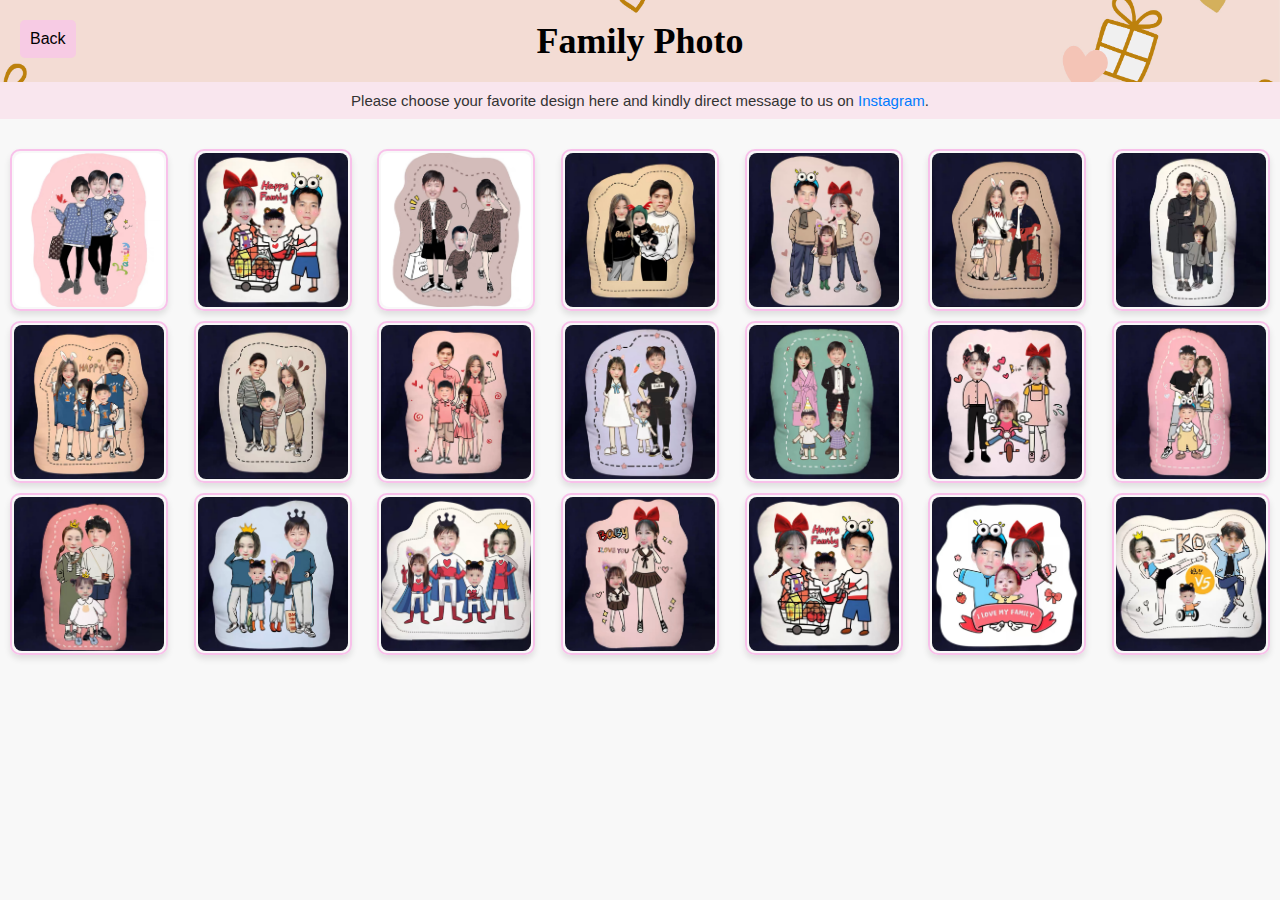
<file: familyphoto.html>
<!DOCTYPE html>
<html lang="en">
<head>
  <meta charset="UTF-8">
  <meta name="viewport" content="width=device-width, initial-scale=1.0">
  <title>Family Photo</title>
  <style>
    .back-button {
      background-color: rgba(252, 185, 243, 0.5);
      padding: 10px;
      border-radius: 5px;
      cursor: pointer;
      font-family: 'Arial', sans-serif;
      text-decoration: none;
      color: #000;
      z-index: 1000;
      display: inline-block;
      position: absolute;
      top: 20px;
      left: 20px;
    }

    header {
      background-image: url('images/giftbg.jpg');
      background-size: cover;
      background-position: center;
      color: #000000;
      padding: 20px 0;
      text-align: center;
    }

    h1 {
      font-family: 'Pacifico', cursive;
      font-size: 36px;
      color: #000;
      margin: 0;
    }

    body {
      font-family: 'Segoe UI', Tahoma, Geneva, Verdana, sans-serif;
      margin: 0;
      padding: 0;
      background-color: #f8f8f8;
    }

    #modal {
      display: none; /* Hidden by default */
      position: fixed; /* Full-screen */
      z-index: 1000; /* Sit on top */
      left: 0;
      top: 0;
      width: 100%; /* Full width */
      height: 100%; /* Full height */
      overflow: auto; /* Enable scroll if needed */
      background-color: rgb(0, 0, 0); /* Fallback color */
      background-color: rgba(0, 0, 0, 0.9); /* Black w/ opacity */
    }

    #modal-img {
      margin: auto;
      display: block; /* Block display to allow use of margin auto */
      width: 80%; /* Width of the image */
      max-width: 700px; /* Maximum width */
      top: 50%;
      left: 50%;
      transform: translate(-50%, -50%);
      position: absolute;
    }

    .close {
      position: absolute;
      top: 15px; /* Adjust to align within the modal */
      right: 20px; /* Adjust to align within the modal */
      color: rgb(243, 64, 228); /* Modern, muted icon color */
      font-size: 30px; /* Refined size */
      font-weight: normal; /* Less emphasis on boldness */
      padding: 20px; /* Ample padding for easy click */
      background-color: transparent; /* No background for a clean look */
      border: none; /* No border for a sleek appearance */
      border-radius: 50%; /* Rounded for a smooth look */
      cursor: pointer;
      transition: all 0.3s ease; /* Smooth transition for interaction */
    }

    .close:hover,
    .close:focus {
      color: #000; /* Darker color for interaction */
      background-color: #e0e0e0; /* Subtle background color change on hover/focus */
      transform: rotate(90deg); /* Rotate for a dynamic effect */
    }

    .container {
      padding: 10px; /* Padding for the outside of the container */
      display: flex;
      flex-wrap: wrap;
      justify-content: space-between; /* This will create space between the items */
    }

    .product {
      width: calc(33.33% - 10px); /* Adjusted width for 3 products per row */
      height: auto; /* Auto height */
      padding: 2px;
      border: 2px solid #f8c1ea;
      border-radius: 10px;
      box-shadow: 0 4px 6px rgba(0, 0, 0, 0.1);
      cursor: pointer; /* Add cursor pointer for product */
      transition: all 0.3s ease, box-shadow 0.5s ease;
      max-width: 150px; /* Increased max-width */
      margin-bottom: 10px; /* Add margin bottom for spacing */
    }

    .product img {
      width: 100%; /* Ensures the image width is the same as the container's */
      height: 100%; /* Ensures the image height is the same as the container's */
      object-fit: cover; /* Scales the image to be as large as possible, maintaining aspect ratio without cropping or stretching */
      border-radius: 8px; /* Optional: Matches the container's border-radius */
      background-color: #f8f8f8; /* Optional: Background color for the unfilled parts of the container */
    }

    .product:hover {
      transform: translateY(-5px);
      box-shadow: 0 6px 12px rgba(255, 0, 140, 0.445);
    }

    @media only screen and (max-width: 600px) {
      .container {
        padding: 10px; /* Adjusted padding */
      }
      .product {
        width: calc(33.33% - 10px); /* Ensure 3 products per row on mobile */
      }
    }

    .arrow {
      cursor: pointer;
      position: absolute;
      top: 50%;
      transform: translateY(-50%);
      font-size: 35px;
      color: rgb(243, 61, 228);
      z-index: 1010; /* Ensure arrows are above the image */
    }

    .arrow.left {
      left: 20px;
    }

    .arrow.right {
      right: 20px;
    }

    .top-message {
      text-align: center;
      padding: 10px 0;
      font-size: 15px;
      background-color: #fad4e485;
      color: #333;
      margin-bottom: 20px;
      position: sticky;
      top: 0;
      z-index: 1000;
    }

    .top-message a {
      color: #007bff;
      text-decoration: none;
    }

    .top-message a:hover {
      text-decoration: underline;
    }
  </style>
</head>
<body>
  <a href="category1.html" class="back-button">Back</a>

  <header>
    <h1>Family Photo</h1>
  </header>

  <div class="top-message">
    Please choose your favorite design here and kindly direct message to us on <a href="https://www.instagram.com/gifturlover?igshid=13fvagbx13fr9" target="_blank">Instagram</a>.
  </div>

  <div class="container" id="product-list">
    <div class="product" id="product1">
      <img src="images/fp/fp1.PNG" alt="Product 1">
    </div>
    <div class="product" id="product2">
      <img src="images/fp/fp2.PNG" alt="Product 2">
    </div>
    <div class="product" id="product3">
      <img src="images/fp/fp3.PNG" alt="Product 3">
    </div>
    <div class="product" id="product4">
      <img src="images/fp/fp4.PNG" alt="Product 4">
    </div>
    <div class="product" id="product5">
      <img src="images/fp/fp5.PNG" alt="Product 5">
    </div>
    <div class="product" id="product6">
      <img src="images/fp/fp6.PNG" alt="Product 6">
    </div>
    <div class="product" id="product7">
      <img src="images/fp/fp7.PNG" alt="Product 7">
    </div>
    <div class="product" id="product8">
      <img src="images/fp/fp8.PNG" alt="Product 8">
    </div>
    <div class="product" id="product9">
      <img src="images/fp/fp9.PNG" alt="Product 9">
    </div>
    <div class="product" id="product10">
      <img src="images/fp/fp10.PNG" alt="Product 10">
    </div>
    <div class="product" id="product11">
      <img src="images/fp/fp11.PNG" alt="Product 11">
    </div>
    <div class="product" id="product12">
      <img src="images/fp/fp12.PNG" alt="Product 12">
    </div>
    <div class="product" id="product13">
      <img src="images/fp/fp13.PNG" alt="Product 13">
    </div>
    <div class="product" id="product14">
      <img src="images/fp/fp14.PNG" alt="Product 14">
    </div>
    <div class="product" id="product15">
      <img src="images/fp/fp15.PNG" alt="Product 15">
    </div>
    <div class="product" id="product16">
      <img src="images/fp/fp16.PNG" alt="Product 16">
    </div>
    <div class="product" id="product17">
      <img src="images/fp/fp17.PNG" alt="Product 17">
    </div>
    <div class="product" id="product18">
      <img src="images/fp/fp18.PNG" alt="Product 18">
    </div>
    <div class="product" id="product19">
      <img src="images/fp/fp19.PNG" alt="Product 19">
    </div>
    <div class="product" id="product20">
      <img src="images/fp/fp20.PNG" alt="Product 20">
    </div>
    <div class="product" id="product21">
      <img src="images/fp/fp21.PNG" alt="Product 21">
    </div>
  </div>

  <div id="modal" class="modal">
    <span class="close" onclick="closeModal()">&times;</span>
    <span class="arrow left" onclick="showPrevImage()">&#10094;</span>
    <img id="modal-img" class="modal-content">
    <span class="arrow right" onclick="showNextImage()">&#10095;</span>
  </div>

  <script>
    let currentIndex = 0; // Global index to track the current image
    let currentImages = []; // Holds the images for the current product

    const productImages = [
      'images/fp/fp1.PNG',
      'images/fp/fp2.PNG',
      'images/fp/fp3.PNG',
      'images/fp/fp4.PNG',
      'images/fp/fp5.PNG',
      'images/fp/fp6.PNG',
      'images/fp/fp7.PNG',
      'images/fp/fp8.PNG',
      'images/fp/fp9.PNG',
      'images/fp/fp10.PNG',
      'images/fp/fp11.PNG',
      'images/fp/fp12.PNG',
      'images/fp/fp13.PNG',
      'images/fp/fp14.PNG',
      'images/fp/fp15.PNG',
      'images/fp/fp16.PNG',
      'images/fp/fp17.PNG',
      'images/fp/fp18.PNG',
      'images/fp/fp19.PNG',
      'images/fp/fp20.PNG',
      'images/fp/fp21.PNG'
    ];

    function openModal(index) {
      currentIndex = index;
      currentImages = productImages;
      const modalImg = document.getElementById('modal-img');
      modalImg.src = currentImages[currentIndex];
      const modal = document.getElementById('modal');
      modal.style.display = "block";
    }

    function closeModal() {
      const modal = document.getElementById('modal');
      modal.style.display = "none";
    }

    function showNextImage() {
      currentIndex = (currentIndex + 1) % currentImages.length;
      updateModalImage();
    }

    function showPrevImage() {
      currentIndex = (currentIndex - 1 + currentImages.length) % currentImages.length;
      updateModalImage();
    }

    function updateModalImage() {
      const modalImg = document.getElementById('modal-img');
      modalImg.src = currentImages[currentIndex];
    }

    // Event listeners
    document.getElementById('product1').addEventListener('click', () => openModal(0));
    document.getElementById('product2').addEventListener('click', () => openModal(1));
    document.getElementById('product3').addEventListener('click', () => openModal(2));
    document.getElementById('product4').addEventListener('click', () => openModal(3));
    document.getElementById('product5').addEventListener('click', () => openModal(4));
    document.getElementById('product6').addEventListener('click', () => openModal(5));
    document.getElementById('product7').addEventListener('click', () => openModal(6));
    document.getElementById('product8').addEventListener('click', () => openModal(7));
    document.getElementById('product9').addEventListener('click', () => openModal(8));
    document.getElementById('product10').addEventListener('click', () => openModal(9));
    document.getElementById('product11').addEventListener('click', () => openModal(10));
    document.getElementById('product12').addEventListener('click', () => openModal(11));
    document.getElementById('product13').addEventListener('click', () => openModal(12));
    document.getElementById('product14').addEventListener('click', () => openModal(13));
    document.getElementById('product15').addEventListener('click', () => openModal(14));
    document.getElementById('product16').addEventListener('click', () => openModal(15));
    document.getElementById('product17').addEventListener('click', () => openModal(16));
    document.getElementById('product18').addEventListener('click', () => openModal(17));
    document.getElementById('product19').addEventListener('click', () => openModal(18));
    document.getElementById('product20').addEventListener('click', () => openModal(19));
    document.getElementById('product21').addEventListener('click', () => openModal(20));

    window.onclick = function(event) {
      if (event.target == document.getElementById('modal')) {
        closeModal();
      }
    }
  </script>
</body>
</html>
</file>
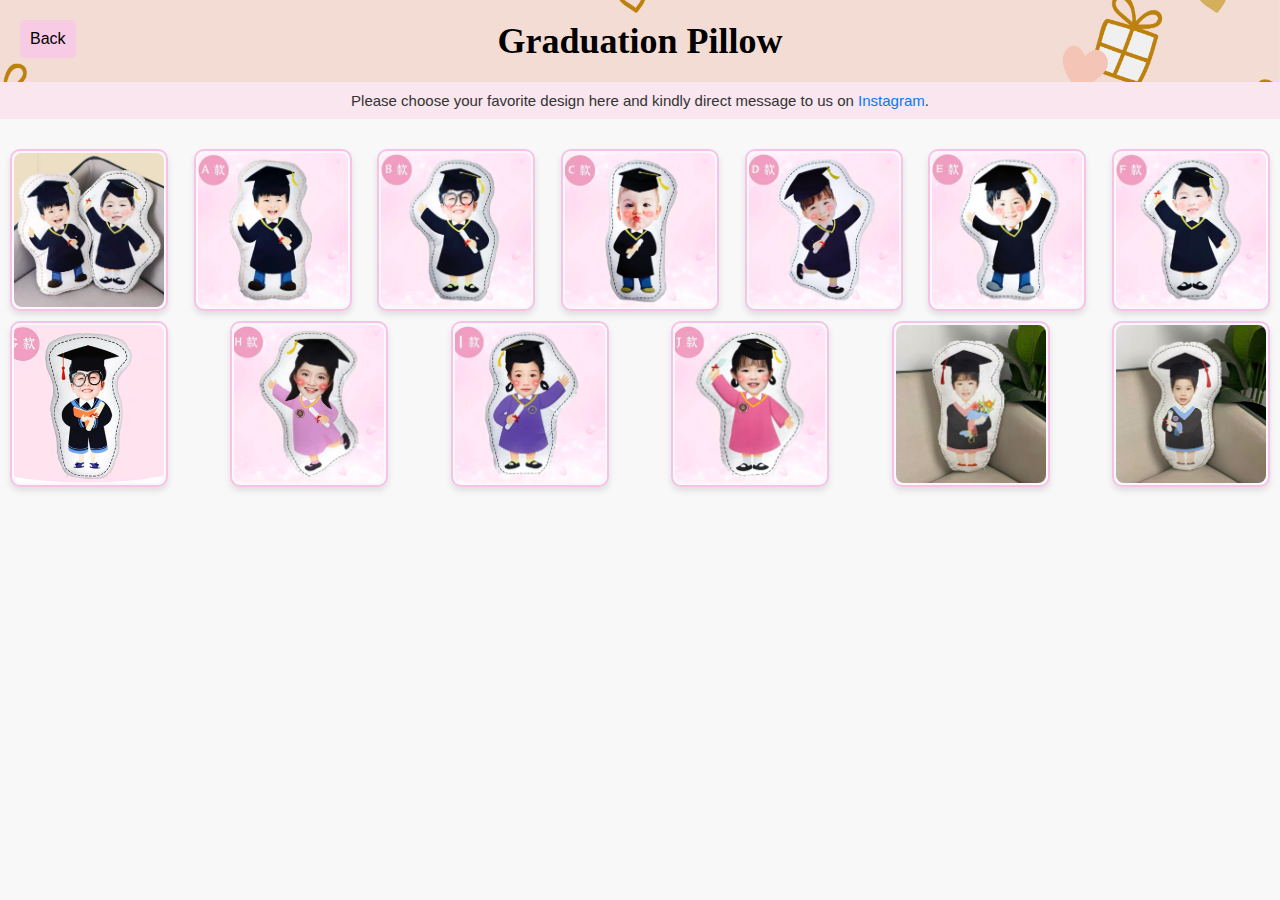
<file: graduationpillow.html>
<!DOCTYPE html>
<html lang="en">
<head>
  <meta charset="UTF-8">
  <meta name="viewport" content="width=device-width, initial-scale=1.0">
  <title>Graduation Pillow</title>
  <style>
    .back-button {
      background-color: rgba(252, 185, 243, 0.5);
      padding: 10px;
      border-radius: 5px;
      cursor: pointer;
      font-family: 'Arial', sans-serif;
      text-decoration: none;
      color: #000;
      z-index: 1000;
      display: inline-block;
      position: absolute;
      top: 20px;
      left: 20px;
    }

    header {
      background-image: url('images/giftbg.jpg');
      background-size: cover;
      background-position: center;
      color: #000000;
      padding: 20px 0;
      text-align: center;
    }

    h1 {
      font-family: 'Pacifico', cursive;
      font-size: 36px;
      color: #000;
      margin: 0;
    }

    body {
      font-family: 'Segoe UI', Tahoma, Geneva, Verdana, sans-serif;
      margin: 0;
      padding: 0;
      background-color: #f8f8f8;
    }

    #modal {
      display: none; /* Hidden by default */
      position: fixed; /* Full-screen */
      z-index: 1000; /* Sit on top */
      left: 0;
      top: 0;
      width: 100%; /* Full width */
      height: 100%; /* Full height */
      overflow: auto; /* Enable scroll if needed */
      background-color: rgb(0, 0, 0); /* Fallback color */
      background-color: rgba(0, 0, 0, 0.9); /* Black w/ opacity */
    }

    #modal-img {
      margin: auto;
      display: block; /* Block display to allow use of margin auto */
      width: 80%; /* Width of the image */
      max-width: 700px; /* Maximum width */
      top: 50%;
      left: 50%;
      transform: translate(-50%, -50%);
      position: absolute;
    }

    .close {
      position: absolute;
      top: 15px; /* Adjust to align within the modal */
      right: 20px; /* Adjust to align within the modal */
      color: rgb(243, 64, 228); /* Modern, muted icon color */
      font-size: 30px; /* Refined size */
      font-weight: normal; /* Less emphasis on boldness */
      padding: 20px; /* Ample padding for easy click */
      background-color: transparent; /* No background for a clean look */
      border: none; /* No border for a sleek appearance */
      border-radius: 50%; /* Rounded for a smooth look */
      cursor: pointer;
      transition: all 0.3s ease; /* Smooth transition for interaction */
    }

    .close:hover,
    .close:focus {
      color: #000; /* Darker color for interaction */
      background-color: #e0e0e0; /* Subtle background color change on hover/focus */
      transform: rotate(90deg); /* Rotate for a dynamic effect */
    }

    .container {
      padding: 10px; /* Padding for the outside of the container */
      display: flex;
      flex-wrap: wrap;
      justify-content: space-between; /* This will create space between the items */
    }

    .product {
      width: calc(33.33% - 10px); /* Adjusted width for 3 products per row */
      height: auto; /* Auto height */
      padding: 2px;
      border: 2px solid #f8c1ea;
      border-radius: 10px;
      box-shadow: 0 4px 6px rgba(0, 0, 0, 0.1);
      cursor: pointer; /* Add cursor pointer for product */
      transition: all 0.3s ease, box-shadow 0.5s ease;
      max-width: 150px; /* Increased max-width */
      margin-bottom: 10px; /* Add margin bottom for spacing */
    }

    .product img {
      width: 100%; /* Ensures the image width is the same as the container's */
      height: 100%; /* Ensures the image height is the same as the container's */
      object-fit: cover; /* Scales the image to be as large as possible, maintaining aspect ratio without cropping or stretching */
      border-radius: 8px; /* Optional: Matches the container's border-radius */
      background-color: #f8f8f8; /* Optional: Background color for the unfilled parts of the container */
    }

    .product:hover {
      transform: translateY(-5px);
      box-shadow: 0 6px 12px rgba(255, 0, 140, 0.445);
    }

    @media only screen and (max-width: 600px) {
      .container {
        padding: 10px; /* Adjusted padding */
      }
      .product {
        width: calc(33.33% - 10px); /* Ensure 3 products per row on mobile */
      }
    }

    .arrow {
      cursor: pointer;
      position: absolute;
      top: 50%;
      transform: translateY(-50%);
      font-size: 35px;
      color: rgb(243, 61, 228);
      z-index: 1010; /* Ensure arrows are above the image */
    }

    .arrow.left {
      left: 20px;
    }

    .arrow.right {
      right: 20px;
    }

    .top-message {
      text-align: center;
      padding: 10px 0;
      font-size: 15px;
      background-color: #fad4e485;
      color: #333;
      margin-bottom: 20px;
      position: sticky;
      top: 0;
      z-index: 1000;
    }

    .top-message a {
      color: #007bff;
      text-decoration: none;
    }

    .top-message a:hover {
      text-decoration: underline;
    }
  </style>
</head>
<body>
  <a href="category1.html" class="back-button">Back</a>

  <header>
    <h1>Graduation Pillow</h1>
  </header>

  <div class="top-message">
    Please choose your favorite design here and kindly direct message to us on <a href="https://www.instagram.com/gifturlover?igshid=13fvagbx13fr9" target="_blank">Instagram</a>.
  </div>

  <div class="container" id="product-list">
    <!-- JavaScript will populate this section with images -->
  </div>

  <div id="modal" class="modal">
    <span class="close" onclick="closeModal()">&times;</span>
    <span class="arrow left" onclick="showPrevImage()">&#10094;</span>
    <img id="modal-img" class="modal-content">
    <span class="arrow right" onclick="showNextImage()">&#10095;</span>
  </div>

  <script>
    let currentIndex = 0; // Global index to track the current image
    let currentImages = []; // Holds the images for the current product

    // Images array
    const productImages = [
      ...Array(13).fill().map((_, i) => `images/gp/${i + 1}.PNG`), // images/gp/1.PNG to images/gp/13.PNG
    ];

    // Function to create product elements
    function createProductElements() {
      const container = document.getElementById('product-list');
      productImages.forEach((src, index) => {
        const product = document.createElement('div');
        product.classList.add('product');
        product.innerHTML = `<img src="${src}" alt="Product ${index + 1}">`;
        product.addEventListener('click', () => openModal(index));
        container.appendChild(product);
      });
    }

    function openModal(index) {
      currentIndex = index;
      currentImages = productImages;
      const modalImg = document.getElementById('modal-img');
      modalImg.src = currentImages[currentIndex];
      const modal = document.getElementById('modal');
      modal.style.display = "block";
    }

    function closeModal() {
      const modal = document.getElementById('modal');
      modal.style.display = "none";
    }

    function showNextImage() {
      currentIndex = (currentIndex + 1) % currentImages.length;
      updateModalImage();
    }

    function showPrevImage() {
      currentIndex = (currentIndex - 1 + currentImages.length) % currentImages.length;
      updateModalImage();
    }

    function updateModalImage() {
      const modalImg = document.getElementById('modal-img');
      modalImg.src = currentImages[currentIndex];
    }

    // Populate product list
    createProductElements();

    // Close modal when clicking outside the modal image
    window.onclick = function(event) {
      if (event.target == document.getElementById('modal')) {
        closeModal();
      }
    }
  </script>
</body>
</html>
</file>
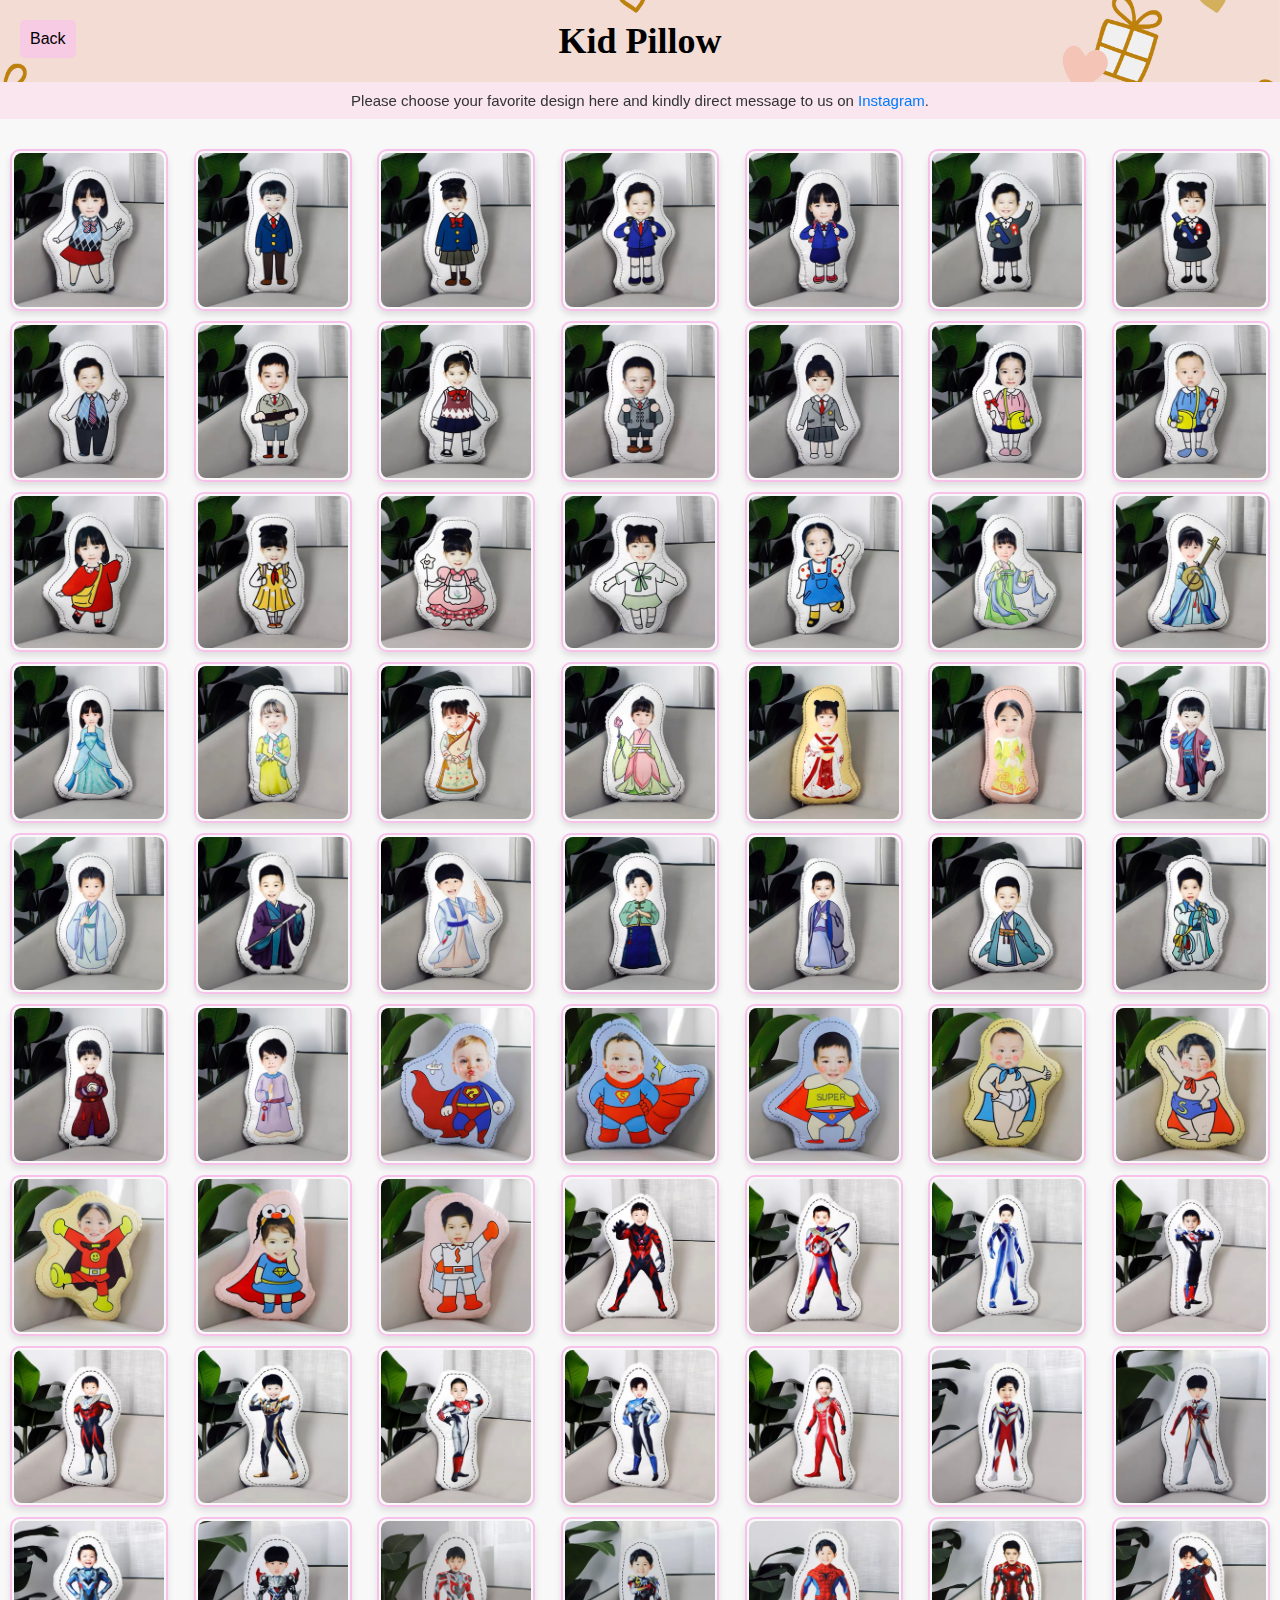
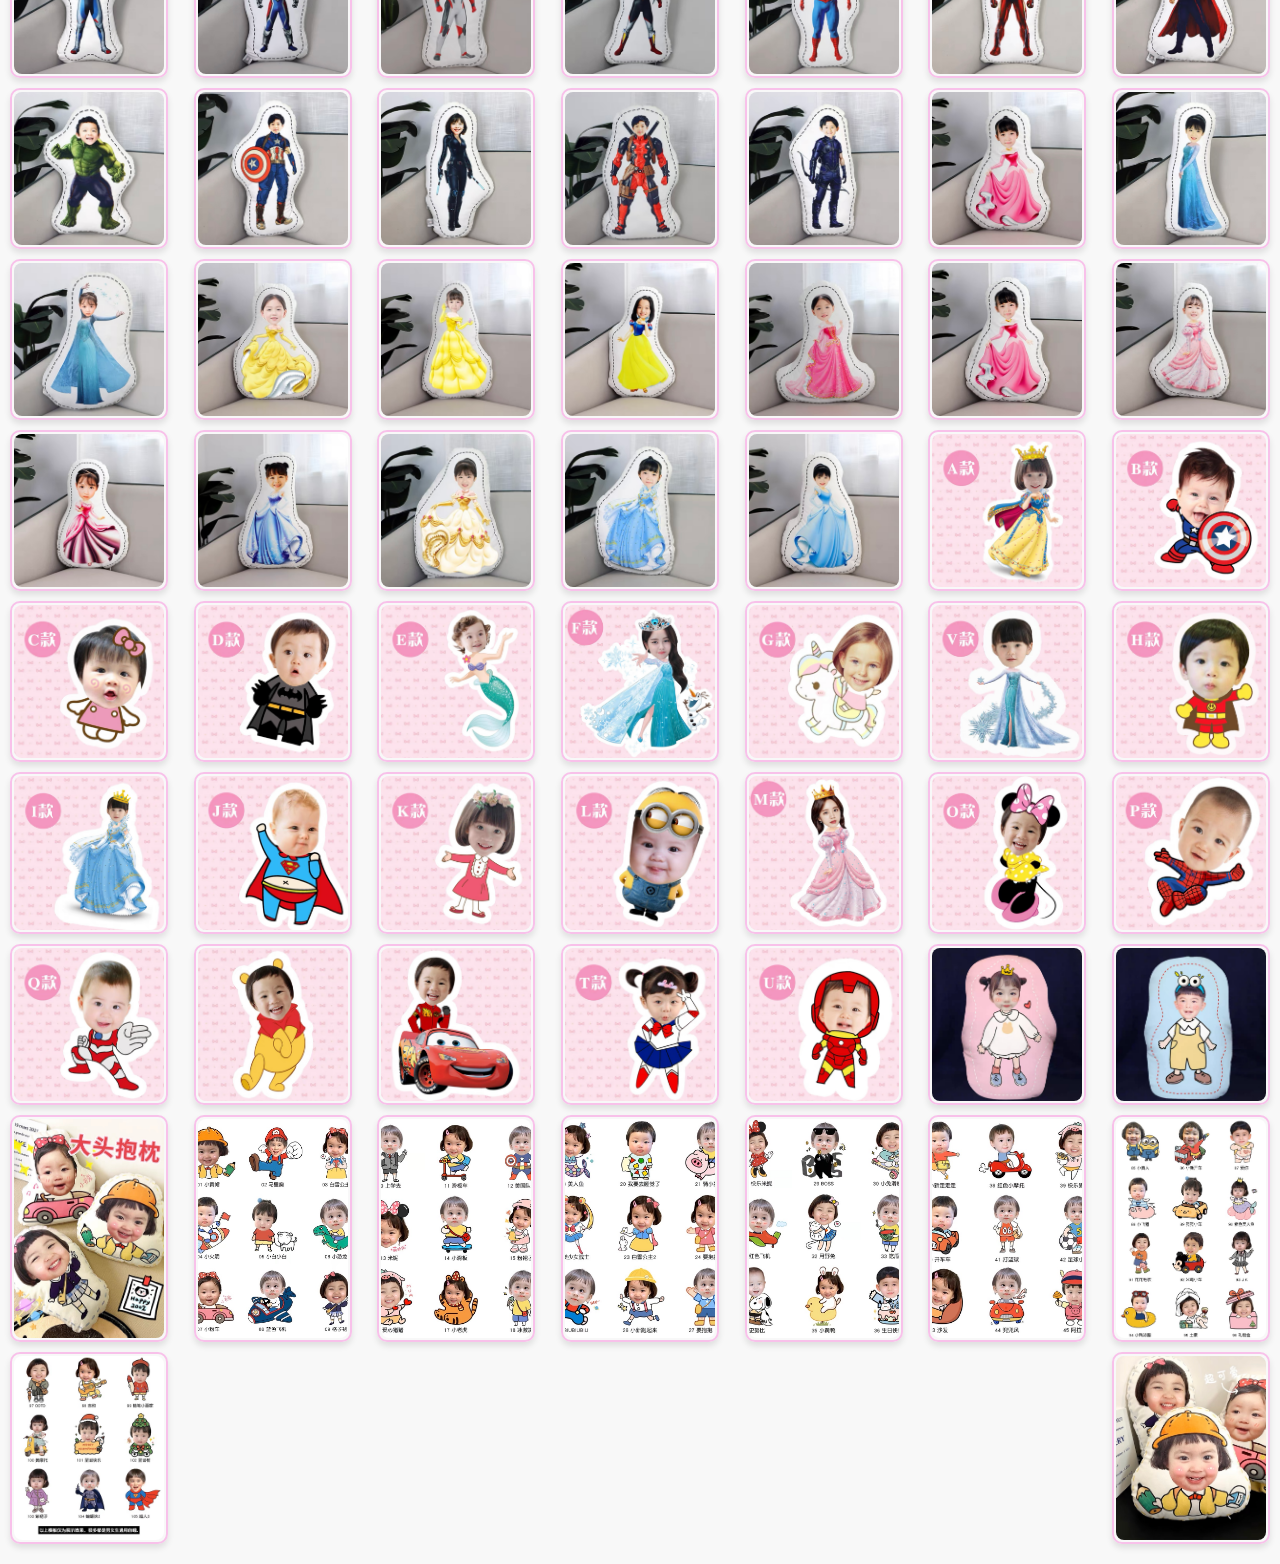
<file: kidpillow.html>
<!DOCTYPE html>
<html lang="en">
<head>
  <meta charset="UTF-8">
  <meta name="viewport" content="width=device-width, initial-scale=1.0">
  <title>Kid Pillow</title>
  <style>
    .back-button {
      background-color: rgba(252, 185, 243, 0.5);
      padding: 10px;
      border-radius: 5px;
      cursor: pointer;
      font-family: 'Arial', sans-serif;
      text-decoration: none;
      color: #000;
      z-index: 1000;
      display: inline-block;
      position: absolute;
      top: 20px;
      left: 20px;
    }

    header {
      background-image: url('images/giftbg.jpg');
      background-size: cover;
      background-position: center;
      color: #000000;
      padding: 20px 0;
      text-align: center;
    }

    h1 {
      font-family: 'Pacifico', cursive;
      font-size: 36px;
      color: #000;
      margin: 0;
    }

    body {
      font-family: 'Segoe UI', Tahoma, Geneva, Verdana, sans-serif;
      margin: 0;
      padding: 0;
      background-color: #f8f8f8;
    }

    #modal {
      display: none; /* Hidden by default */
      position: fixed; /* Full-screen */
      z-index: 1000; /* Sit on top */
      left: 0;
      top: 0;
      width: 100%; /* Full width */
      height: 100%; /* Full height */
      overflow: auto; /* Enable scroll if needed */
      background-color: rgb(0, 0, 0); /* Fallback color */
      background-color: rgba(0, 0, 0, 0.9); /* Black w/ opacity */
    }

    #modal-img {
      margin: auto;
      display: block; /* Block display to allow use of margin auto */
      width: 80%; /* Width of the image */
      max-width: 700px; /* Maximum width */
      top: 50%;
      left: 50%;
      transform: translate(-50%, -50%);
      position: absolute;
    }

    .close {
      position: absolute;
      top: 15px; /* Adjust to align within the modal */
      right: 20px; /* Adjust to align within the modal */
      color: rgb(243, 64, 228); /* Modern, muted icon color */
      font-size: 30px; /* Refined size */
      font-weight: normal; /* Less emphasis on boldness */
      padding: 20px; /* Ample padding for easy click */
      background-color: transparent; /* No background for a clean look */
      border: none; /* No border for a sleek appearance */
      border-radius: 50%; /* Rounded for a smooth look */
      cursor: pointer;
      transition: all 0.3s ease; /* Smooth transition for interaction */
    }

    .close:hover,
    .close:focus {
      color: #000; /* Darker color for interaction */
      background-color: #e0e0e0; /* Subtle background color change on hover/focus */
      transform: rotate(90deg); /* Rotate for a dynamic effect */
    }

    .container {
      padding: 10px; /* Padding for the outside of the container */
      display: flex;
      flex-wrap: wrap;
      justify-content: space-between; /* This will create space between the items */
    }

    .product {
      width: calc(33.33% - 10px); /* Adjusted width for 3 products per row */
      height: auto; /* Auto height */
      padding: 2px;
      border: 2px solid #f8c1ea;
      border-radius: 10px;
      box-shadow: 0 4px 6px rgba(0, 0, 0, 0.1);
      cursor: pointer; /* Add cursor pointer for product */
      transition: all 0.3s ease, box-shadow 0.5s ease;
      max-width: 150px; /* Increased max-width */
      margin-bottom: 10px; /* Add margin bottom for spacing */
    }

    .product img {
      width: 100%; /* Ensures the image width is the same as the container's */
      height: 100%; /* Ensures the image height is the same as the container's */
      object-fit: cover; /* Scales the image to be as large as possible, maintaining aspect ratio without cropping or stretching */
      border-radius: 8px; /* Optional: Matches the container's border-radius */
      background-color: #f8f8f8; /* Optional: Background color for the unfilled parts of the container */
    }

    .product:hover {
      transform: translateY(-5px);
      box-shadow: 0 6px 12px rgba(255, 0, 140, 0.445);
    }

    @media only screen and (max-width: 600px) {
      .container {
        padding: 10px; /* Adjusted padding */
      }
      .product {
        width: calc(33.33% - 10px); /* Ensure 3 products per row on mobile */
      }
    }

    .arrow {
      cursor: pointer;
      position: absolute;
      top: 50%;
      transform: translateY(-50%);
      font-size: 35px;
      color: rgb(243, 61, 228);
      z-index: 1010; /* Ensure arrows are above the image */
    }

    .arrow.left {
      left: 20px;
    }

    .arrow.right {
      right: 20px;
    }

    .top-message {
      text-align: center;
      padding: 10px 0;
      font-size: 15px;
      background-color: #fad4e485;
      color: #333;
      margin-bottom: 20px;
      position: sticky;
      top: 0;
      z-index: 1000;
    }

    .top-message a {
      color: #007bff;
      text-decoration: none;
    }

    .top-message a:hover {
      text-decoration: underline;
    }
  </style>
</head>
<body>
  <a href="category1.html" class="back-button">Back</a>

  <header>
    <h1>Kid Pillow</h1>
  </header>

  <div class="top-message">
    Please choose your favorite design here and kindly direct message to us on <a href="https://www.instagram.com/gifturlover?igshid=13fvagbx13fr9" target="_blank">Instagram</a>.
  </div>

  <div class="container" id="product-list">
    <!-- JavaScript will populate this section with images -->
  </div>

  <div id="modal" class="modal">
    <span class="close" onclick="closeModal()">&times;</span>
    <span class="arrow left" onclick="showPrevImage()">&#10094;</span>
    <img id="modal-img" class="modal-content">
    <span class="arrow right" onclick="showNextImage()">&#10095;</span>
  </div>

  <script>
    let currentIndex = 0; // Global index to track the current image
    let currentImages = []; // Holds the images for the current product

    // Images array
    const productImages = [
      ...Array(105).fill().map((_, i) => `images/kp/${i + 1}.PNG`), // images/kp/1.PNG to images/kp/105.PNG
      ...Array(9).fill().map((_, i) => `images/kp/${i + 106}.JPG`)  // images/kp/106.JPG to images/kp/114.JPG
    ];

    // Function to create product elements
    function createProductElements() {
      const container = document.getElementById('product-list');
      productImages.forEach((src, index) => {
        const product = document.createElement('div');
        product.classList.add('product');
        product.innerHTML = `<img src="${src}" alt="Product ${index + 1}">`;
        product.addEventListener('click', () => openModal(index));
        container.appendChild(product);
      });
    }

    function openModal(index) {
      currentIndex = index;
      currentImages = productImages;
      const modalImg = document.getElementById('modal-img');
      modalImg.src = currentImages[currentIndex];
      const modal = document.getElementById('modal');
      modal.style.display = "block";
    }

    function closeModal() {
      const modal = document.getElementById('modal');
      modal.style.display = "none";
    }

    function showNextImage() {
      currentIndex = (currentIndex + 1) % currentImages.length;
      updateModalImage();
    }

    function showPrevImage() {
      currentIndex = (currentIndex - 1 + currentImages.length) % currentImages.length;
      updateModalImage();
    }

    function updateModalImage() {
      const modalImg = document.getElementById('modal-img');
      modalImg.src = currentImages[currentIndex];
    }

    // Populate product list
    createProductElements();

    // Close modal when clicking outside the modal image
    window.onclick = function(event) {
      if (event.target == document.getElement
      .getElementById('modal')) {
        closeModal();
      }
    }
  </script>
</body>
</html>
</file>
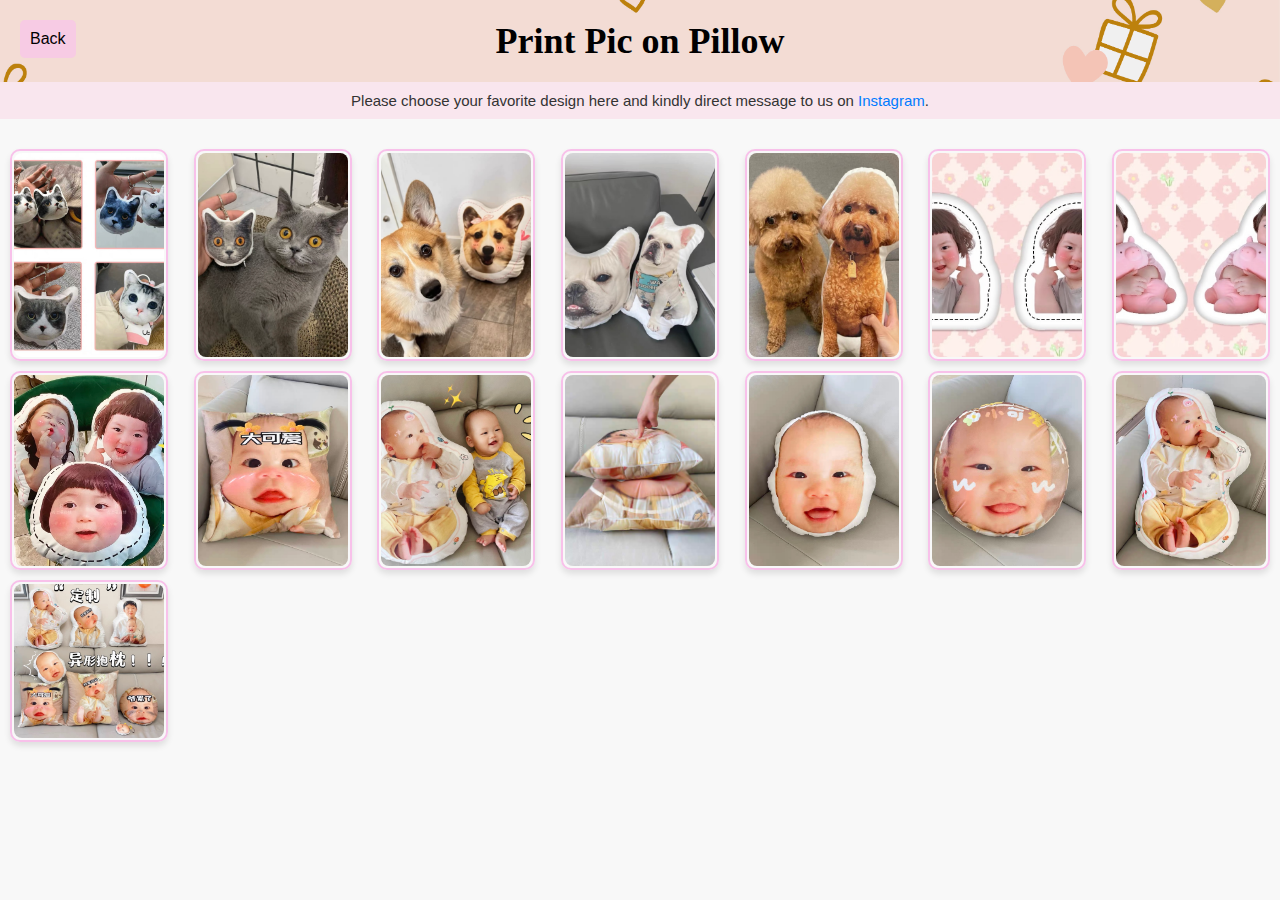
<file: printpiconpillow.html>
<!DOCTYPE html>
<html lang="en">
<head>
  <meta charset="UTF-8">
  <meta name="viewport" content="width=device-width, initial-scale=1.0">
  <title>PrintPiconPillow</title>
  <style>
    .back-button {
      background-color: rgba(252, 185, 243, 0.5);
      padding: 10px;
      border-radius: 5px;
      cursor: pointer;
      font-family: 'Arial', sans-serif;
      text-decoration: none;
      color: #000;
      z-index: 1000;
      display: inline-block;
      position: absolute;
      top: 20px;
      left: 20px;
    }

    header {
      background-image: url('images/giftbg.jpg');
      background-size: cover;
      background-position: center;
      color: #000000;
      padding: 20px 0;
      text-align: center;
    }

    h1 {
      font-family: 'Pacifico', cursive;
      font-size: 36px;
      color: #000;
      margin: 0;
    }

    body {
      font-family: 'Segoe UI', Tahoma, Geneva, Verdana, sans-serif;
      margin: 0;
      padding: 0;
      background-color: #f8f8f8;
    }

    #modal {
      display: none; /* Hidden by default */
      position: fixed; /* Full-screen */
      z-index: 1000; /* Sit on top */
      left: 0;
      top: 0;
      width: 100%; /* Full width */
      height: 100%; /* Full height */
      overflow: auto; /* Enable scroll if needed */
      background-color: rgb(0, 0, 0); /* Fallback color */
      background-color: rgba(0, 0, 0, 0.9); /* Black w/ opacity */
    }

    #modal-img {
      margin: auto;
      display: block; /* Block display to allow use of margin auto */
      width: 80%; /* Width of the image */
      max-width: 700px; /* Maximum width */
      top: 50%;
      left: 50%;
      transform: translate(-50%, -50%);
      position: absolute;
    }

    .close {
      position: absolute;
      top: 15px; /* Adjust to align within the modal */
      right: 20px; /* Adjust to align within the modal */
      color: rgb(243, 64, 228); /* Modern, muted icon color */
      font-size: 30px; /* Refined size */
      font-weight: normal; /* Less emphasis on boldness */
      padding: 20px; /* Ample padding for easy click */
      background-color: transparent; /* No background for a clean look */
      border: none; /* No border for a sleek appearance */
      border-radius: 50%; /* Rounded for a smooth look */
      cursor: pointer;
      transition: all 0.3s ease; /* Smooth transition for interaction */
    }

    .close:hover,
    .close:focus {
      color: #000; /* Darker color for interaction */
      background-color: #e0e0e0; /* Subtle background color change on hover/focus */
      transform: rotate(90deg); /* Rotate for a dynamic effect */
    }

    .container {
      padding: 10px; /* Padding for the outside of the container */
      display: flex;
      flex-wrap: wrap;
      justify-content: space-between; /* This will create space between the items */
    }

    .product {
      width: calc(33.33% - 10px); /* Adjusted width for 3 products per row */
      height: auto; /* Auto height */
      padding: 2px;
      border: 2px solid #f8c1ea;
      border-radius: 10px;
      box-shadow: 0 4px 6px rgba(0, 0, 0, 0.1);
      cursor: pointer; /* Add cursor pointer for product */
      transition: all 0.3s ease, box-shadow 0.5s ease;
      max-width: 150px; /* Increased max-width */
      margin-bottom: 10px; /* Add margin bottom for spacing */
    }

    .product img {
      width: 100%; /* Ensures the image width is the same as the container's */
      height: 100%; /* Ensures the image height is the same as the container's */
      object-fit: cover; /* Scales the image to be as large as possible, maintaining aspect ratio without cropping or stretching */
      border-radius: 8px; /* Optional: Matches the container's border-radius */
      background-color: #f8f8f8; /* Optional: Background color for the unfilled parts of the container */
    }

    .product:hover {
      transform: translateY(-5px);
      box-shadow: 0 6px 12px rgba(255, 0, 140, 0.445);
    }

    @media only screen and (max-width: 600px) {
      .container {
        padding: 10px; /* Adjusted padding */
      }
      .product {
        width: calc(33.33% - 10px); /* Ensure 3 products per row on mobile */
      }
    }

    .arrow {
      cursor: pointer;
      position: absolute;
      top: 50%;
      transform: translateY(-50%);
      font-size: 35px;
      color: rgb(243, 61, 228);
      z-index: 1010; /* Ensure arrows are above the image */
    }

    .arrow.left {
      left: 20px;
    }

    .arrow.right {
      right: 20px;
    }

    .top-message {
      text-align: center;
      padding: 10px 0;
      font-size: 15px;
      background-color: #fad4e485;
      color: #333;
      margin-bottom: 20px;
      position: sticky;
      top: 0;
      z-index: 1000;
    }

    .top-message a {
      color: #007bff;
      text-decoration: none;
    }

    .top-message a:hover {
      text-decoration: underline;
    }
  </style>
</head>
<body>
  <a href="category1.html" class="back-button">Back</a>

  <header>
    <h1>Print Pic on Pillow</h1>
  </header>

  <div class="top-message">
    Please choose your favorite design here and kindly direct message to us on <a href="https://www.instagram.com/gifturlover?igshid=13fvagbx13fr9" target="_blank">Instagram</a>.
  </div>

  <div class="container" id="product-list">
    <div class="product" id="product1">
      <img src="images/pop/pop1.JPG" alt="Initial Product 1">
    </div>
    <div class="product" id="product2">
      <img src="images/pop/pop2.PNG" alt="Initial Product 2">
    </div>
    <div class="product" id="product3">
      <img src="images/pop/pop3.JPG" alt="Initial Product 3">
    </div>
    <div class="product" id="product4">
      <img src="images/pop/pop4.JPG" alt="Initial Product 4">
    </div>
    <div class="product" id="product5">
      <img src="images/pop/pop5.JPG" alt="Initial Product 5">
    </div>
    <div class="product" id="product6">
      <img src="images/pop/pop6.JPG" alt="Initial Product 6">
    </div>
    <div class="product" id="product7">
      <img src="images/pop/pop7.JPG" alt="Initial Product 7">
    </div>
    <div class="product" id="product8">
      <img src="images/pop/pop8.JPG" alt="Initial Product 8">
    </div>
    <div class="product" id="product9">
      <img src="images/pop/pop9.PNG" alt="Initial Product 9">
    </div>
    <div class="product" id="product10">
      <img src="images/pop/pop10.PNG" alt="Initial Product 10">
    </div>
    <div class="product" id="product11">
      <img src="images/pop/pop11.PNG" alt="Initial Product 11">
    </div>
    <div class="product" id="product12">
      <img src="images/pop/pop12.PNG" alt="Initial Product 12">
    </div>
    <div class="product" id="product13">
      <img src="images/pop/pop13.PNG" alt="Initial Product 13">
    </div>
    <div class="product" id="product14">
      <img src="images/pop/pop14.PNG" alt="Initial Product 14">
    </div>
    <div class="product" id="product15">
      <img src="images/pop/pop15.JPG" alt="Initial Product 15">
    </div>
      </div>

  <div id="modal" class="modal">
    <span class="close" onclick="closeModal()">&times;</span>
    <span class="arrow left" onclick="showPrevImage()">&#10094;</span>
    <img id="modal-img" class="modal-content">
    <span class="arrow right" onclick="showNextImage()">&#10095;</span>
  </div>

  <script>
    let currentIndex = 0; // Global index to track the current image
    let currentImages = []; // Holds the images for the current product

    const productImages = [
      'images/pop/pop1.JPG',
      'images/pop/pop2.PNG',
      'images/pop/pop3.JPG',
      'images/pop/pop4.JPG',
      'images/pop/pop5.JPG',
      'images/pop/pop6.JPG',
      'images/pop/pop7.JPG',
      'images/pop/pop8.JPG',
      'images/pop/pop9.PNG',
      'images/pop/pop10.PNG',
      'images/pop/pop11.PNG',
      'images/pop/pop12.PNG',
      'images/pop/pop13.PNG',
      'images/pop/pop14.PNG',
      'images/pop/pop15.JPG'
    ];

    function openModal(index) {
      currentIndex = index;
      currentImages = productImages;
      const modalImg = document.getElementById('modal-img');
      modalImg.src = currentImages[currentIndex];
      const modal = document.getElementById('modal');
      modal.style.display = "block";
    }

    function closeModal() {
      const modal = document.getElementById('modal');
      modal.style.display = "none";
    }

    function showNextImage() {
      currentIndex = (currentIndex + 1) % currentImages.length;
      updateModalImage();
    }

    function showPrevImage() {
      currentIndex = (currentIndex - 1 + currentImages.length) % currentImages.length;
      updateModalImage();
    }

    function updateModalImage() {
      const modalImg = document.getElementById('modal-img');
      modalImg.src = currentImages[currentIndex];
    }

    // Event listeners
    document.getElementById('product1').addEventListener('click', () => openModal(0));
    document.getElementById('product2').addEventListener('click', () => openModal(1));
    document.getElementById('product3').addEventListener('click', () => openModal(2));
    document.getElementById('product4').addEventListener('click', () => openModal(3));
    document.getElementById('product5').addEventListener('click', () => openModal(4));
    document.getElementById('product6').addEventListener('click', () => openModal(5));
    document.getElementById('product7').addEventListener('click', () => openModal(6));
    document.getElementById('product8').addEventListener('click', () => openModal(7));
    document.getElementById('product9').addEventListener('click', () => openModal(8));
    document.getElementById('product10').addEventListener('click', () => openModal(9));
    document.getElementById('product11').addEventListener('click', () => openModal(10));
    document.getElementById('product12').addEventListener('click', () => openModal(11));
    document.getElementById('product13').addEventListener('click', () => openModal(12));
    document.getElementById('product14').addEventListener('click', () => openModal(13));
    document.getElementById('product15').addEventListener('click', () => openModal(14));
    document.getElementById('product16').addEventListener('click', () => openModal(15));

    window.onclick = function(event) {
      if (event.target == document.getElementById('modal')) {
        closeModal();
      }
    }
  </script>
</body>
</html>
</file>
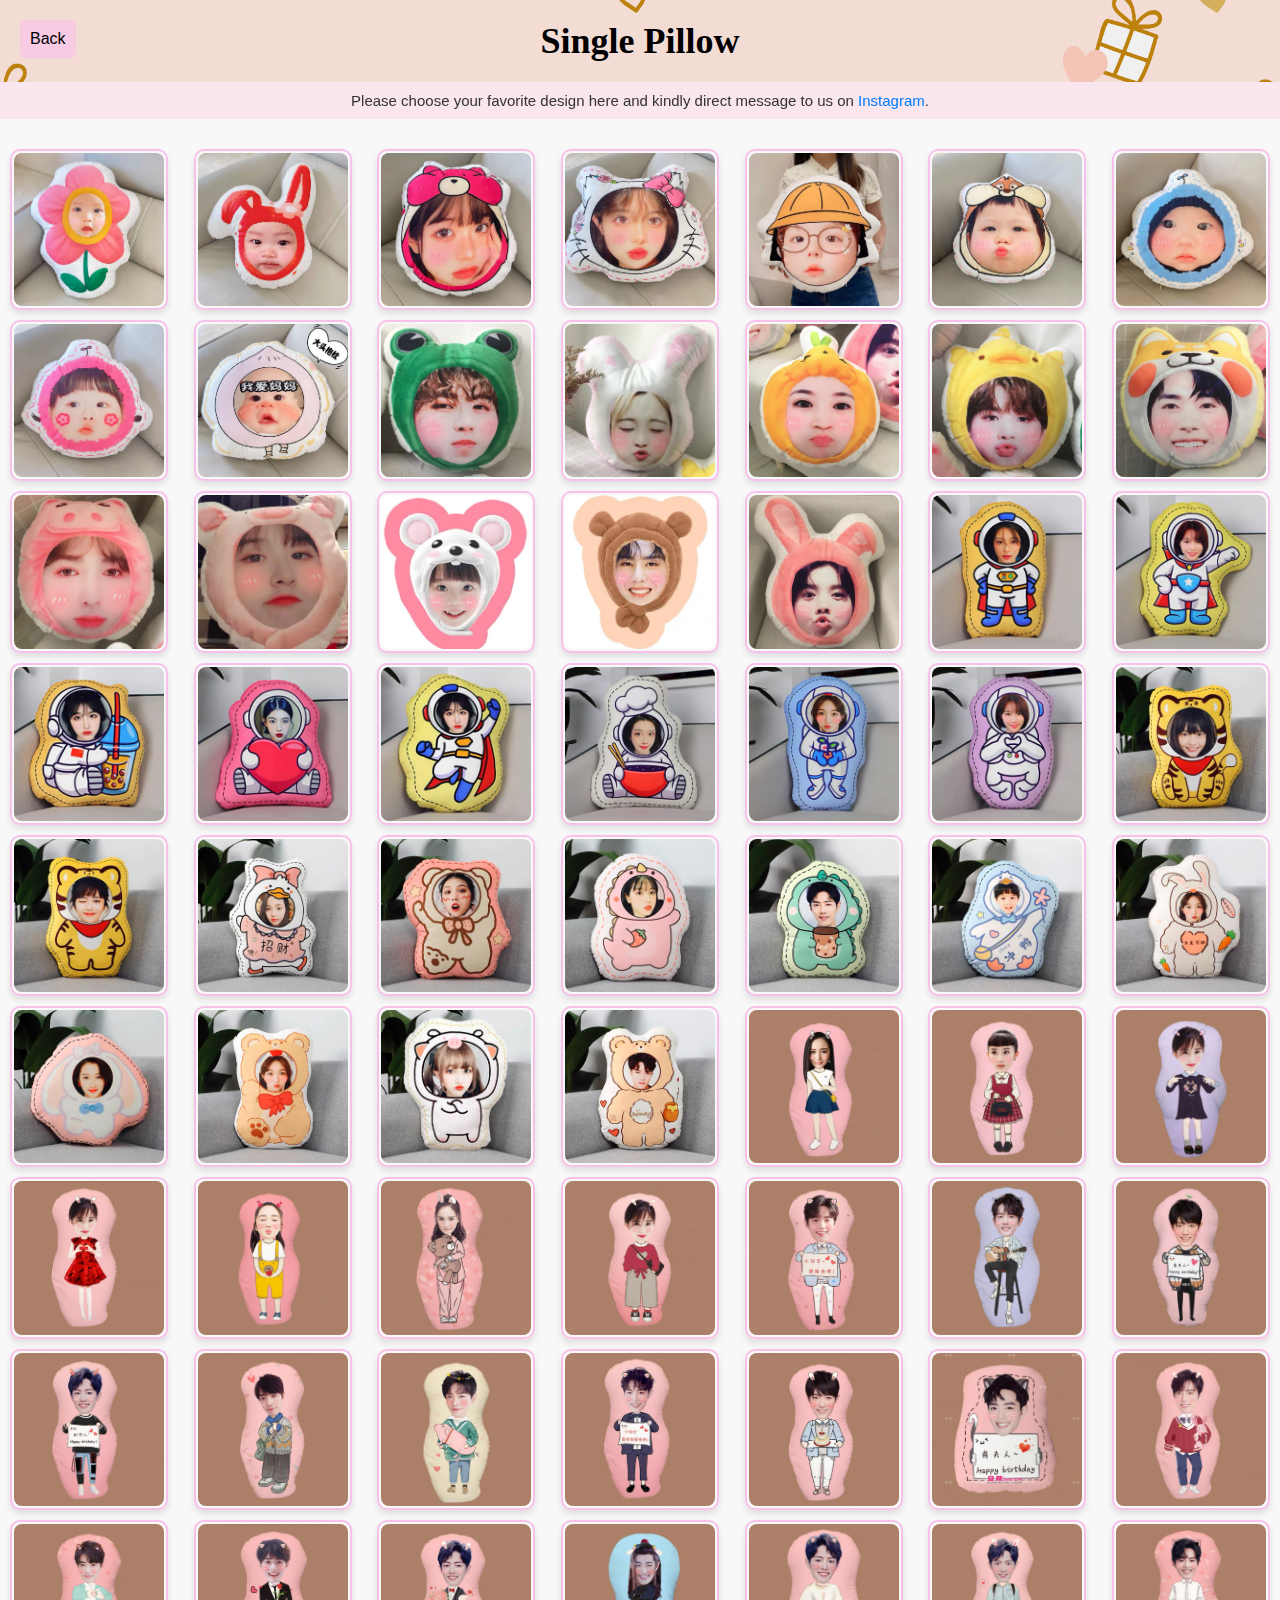
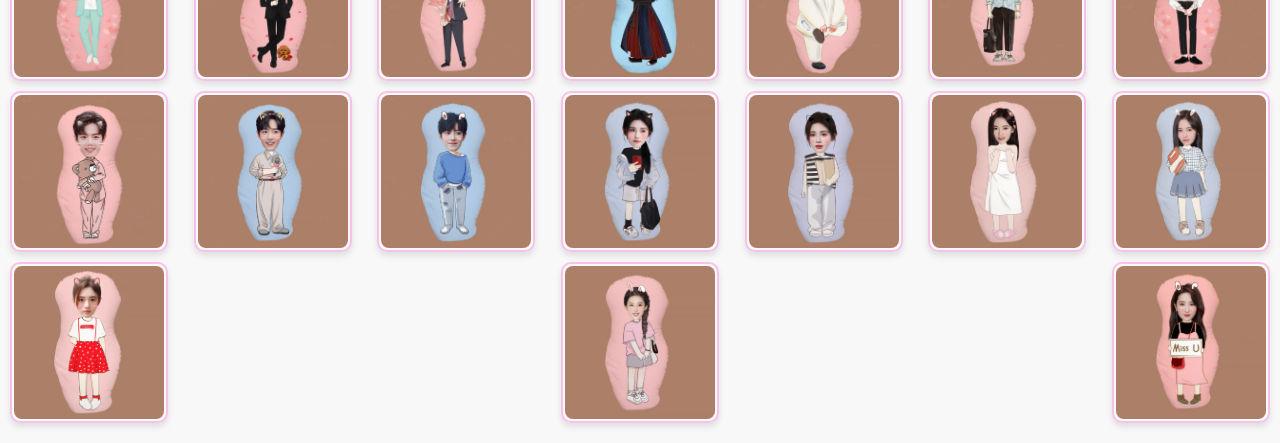
<file: singlepillow.html>
<!DOCTYPE html>
<html lang="en">
<head>
  <meta charset="UTF-8">
  <meta name="viewport" content="width=device-width, initial-scale=1.0">
  <title>Single Pillow</title>
  <style>
    .back-button {
      background-color: rgba(252, 185, 243, 0.5);
      padding: 10px;
      border-radius: 5px;
      cursor: pointer;
      font-family: 'Arial', sans-serif;
      text-decoration: none;
      color: #000;
      z-index: 1000;
      display: inline-block;
      position: absolute;
      top: 20px;
      left: 20px;
    }

    header {
      background-image: url('images/giftbg.jpg');
      background-size: cover;
      background-position: center;
      color: #000000;
      padding: 20px 0;
      text-align: center;
    }

    h1 {
      font-family: 'Pacifico', cursive;
      font-size: 36px;
      color: #000;
      margin: 0;
    }

    body {
      font-family: 'Segoe UI', Tahoma, Geneva, Verdana, sans-serif;
      margin: 0;
      padding: 0;
      background-color: #f8f8f8;
    }

    #modal {
      display: none; /* Hidden by default */
      position: fixed; /* Full-screen */
      z-index: 1000; /* Sit on top */
      left: 0;
      top: 0;
      width: 100%; /* Full width */
      height: 100%; /* Full height */
      overflow: auto; /* Enable scroll if needed */
      background-color: rgb(0, 0, 0); /* Fallback color */
      background-color: rgba(0, 0, 0, 0.9); /* Black w/ opacity */
    }

    #modal-img {
      margin: auto;
      display: block; /* Block display to allow use of margin auto */
      width: 80%; /* Width of the image */
      max-width: 700px; /* Maximum width */
      top: 50%;
      left: 50%;
      transform: translate(-50%, -50%);
      position: absolute;
    }

    .close {
      position: absolute;
      top: 15px; /* Adjust to align within the modal */
      right: 20px; /* Adjust to align within the modal */
      color: rgb(243, 64, 228); /* Modern, muted icon color */
      font-size: 30px; /* Refined size */
      font-weight: normal; /* Less emphasis on boldness */
      padding: 20px; /* Ample padding for easy click */
      background-color: transparent; /* No background for a clean look */
      border: none; /* No border for a sleek appearance */
      border-radius: 50%; /* Rounded for a smooth look */
      cursor: pointer;
      transition: all 0.3s ease; /* Smooth transition for interaction */
    }

    .close:hover,
    .close:focus {
      color: #000; /* Darker color for interaction */
      background-color: #e0e0e0; /* Subtle background color change on hover/focus */
      transform: rotate(90deg); /* Rotate for a dynamic effect */
    }

    .container {
      padding: 10px; /* Padding for the outside of the container */
      display: flex;
      flex-wrap: wrap;
      justify-content: space-between; /* This will create space between the items */
    }

    .product {
      width: calc(33.33% - 10px); /* Adjusted width for 3 products per row */
      height: auto; /* Auto height */
      padding: 2px;
      border: 2px solid #f8c1ea;
      border-radius: 10px;
      box-shadow: 0 4px 6px rgba(0, 0, 0, 0.1);
      cursor: pointer; /* Add cursor pointer for product */
      transition: all 0.3s ease, box-shadow 0.5s ease;
      max-width: 150px; /* Increased max-width */
      margin-bottom: 10px; /* Add margin bottom for spacing */
    }

    .product img {
      width: 100%; /* Ensures the image width is the same as the container's */
      height: 100%; /* Ensures the image height is the same as the container's */
      object-fit: cover; /* Scales the image to be as large as possible, maintaining aspect ratio without cropping or stretching */
      border-radius: 8px; /* Optional: Matches the container's border-radius */
      background-color: #f8f8f8; /* Optional: Background color for the unfilled parts of the container */
    }

    .product:hover {
      transform: translateY(-5px);
      box-shadow: 0 6px 12px rgba(255, 0, 140, 0.445);
    }

    @media only screen and (max-width: 600px) {
      .container {
        padding: 10px; /* Adjusted padding */
      }
      .product {
        width: calc(33.33% - 10px); /* Ensure 3 products per row on mobile */
      }
    }

    .arrow {
      cursor: pointer;
      position: absolute;
      top: 50%;
      transform: translateY(-50%);
      font-size: 35px;
      color: rgb(243, 61, 228);
      z-index: 1010; /* Ensure arrows are above the image */
    }

    .arrow.left {
      left: 20px;
    }

    .arrow.right {
      right: 20px;
    }

    .top-message {
      text-align: center;
      padding: 10px 0;
      font-size: 15px;
      background-color: #fad4e485;
      color: #333;
      margin-bottom: 20px;
      position: sticky;
      top: 0;
      z-index: 1000;
    }

    .top-message a {
      color: #007bff;
      text-decoration: none;
    }

    .top-message a:hover {
      text-decoration: underline;
    }
  </style>
</head>
<body>
  <a href="category1.html" class="back-button">Back</a>

  <header>
    <h1>Single Pillow</h1>
  </header>

  <div class="top-message">
    Please choose your favorite design here and kindly direct message to us on <a href="https://www.instagram.com/gifturlover?igshid=13fvagbx13fr9" target="_blank">Instagram</a>.
  </div>

  <div class="container" id="product-list">
    <!-- JavaScript will populate this section with images -->
  </div>

  <div id="modal" class="modal">
    <span class="close" onclick="closeModal()">&times;</span>
    <span class="arrow left" onclick="showPrevImage()">&#10094;</span>
    <img id="modal-img" class="modal-content">
    <span class="arrow right" onclick="showNextImage()">&#10095;</span>
  </div>

  <script>
    let currentIndex = 0; // Global index to track the current image
    let currentImages = []; // Holds the images for the current product

    // Images array
    const productImages = [
      ...Array(73).fill().map((_, i) => `images/sp/${i + 1}.PNG`), // images/sp/1.PNG to images/sp/73.PNG
      
    ];

    // Function to create product elements
    function createProductElements() {
      const container = document.getElementById('product-list');
      productImages.forEach((src, index) => {
        const product = document.createElement('div');
        product.classList.add('product');
        product.innerHTML = `<img src="${src}" alt="Product ${index + 1}">`;
        product.addEventListener('click', () => openModal(index));
        container.appendChild(product);
      });
    }

    function openModal(index) {
      currentIndex = index;
      currentImages = productImages;
      const modalImg = document.getElementById('modal-img');
      modalImg.src = currentImages[currentIndex];
      const modal = document.getElementById('modal');
      modal.style.display = "block";
    }

    function closeModal() {
      const modal = document.getElementById('modal');
      modal.style.display = "none";
    }

    function showNextImage() {
      currentIndex = (currentIndex + 1) % currentImages.length;
      updateModalImage();
    }

    function showPrevImage() {
      currentIndex = (currentIndex - 1 + currentImages.length) % currentImages.length;
      updateModalImage();
    }

    function updateModalImage() {
      const modalImg = document.getElementById('modal-img');
      modalImg.src = currentImages[currentIndex];
    }

    // Populate product list
    createProductElements();

    // Close modal when clicking outside the modal image
    window.onclick = function(event) {
      if (event.target == document.getElementById('modal')) {
        closeModal();
      }
    }
  </script>
</body>
</html>
</file>
